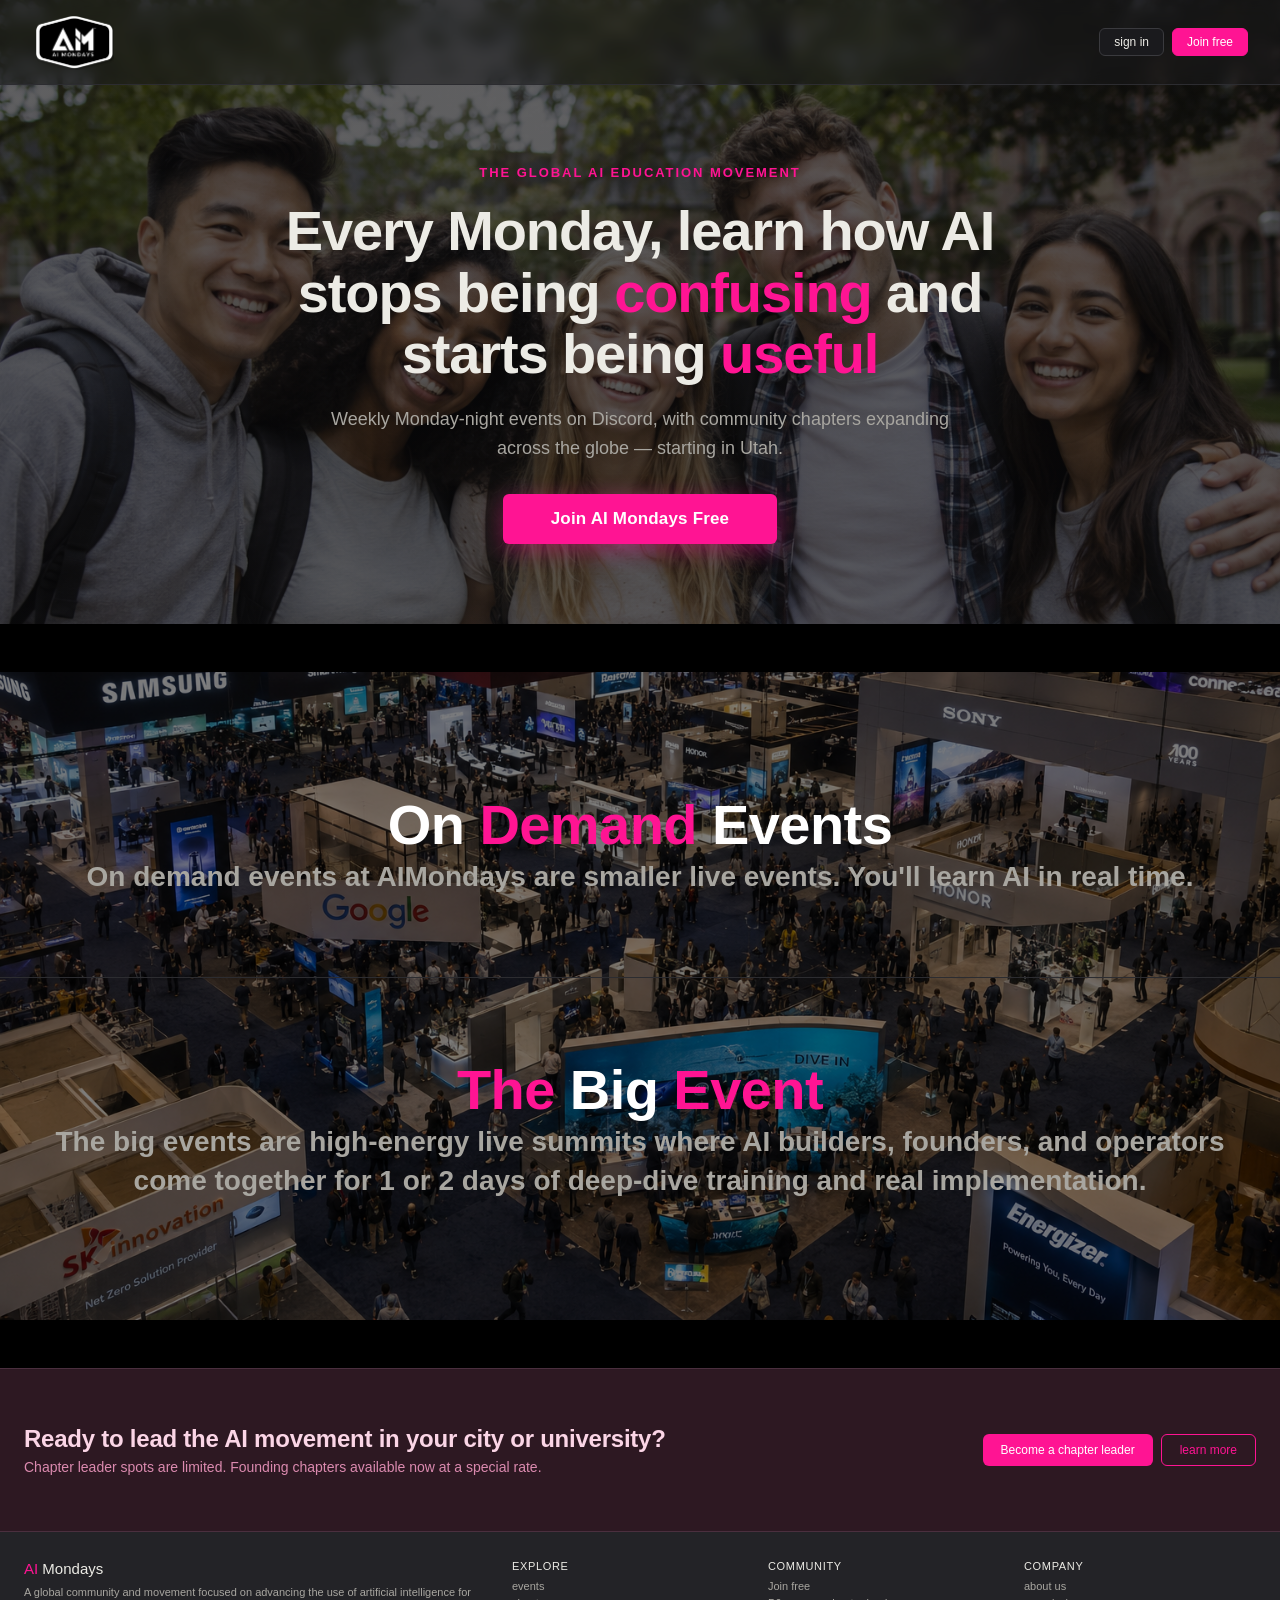
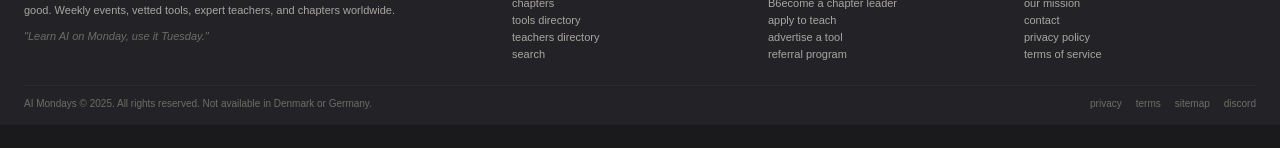
<file: index.html>
<!DOCTYPE html>
<html>
<head>
  <meta charset="utf-8">
  <meta http-equiv="refresh" content="0; url=ai_mondays_homepage_v2.html">
  <link rel="canonical" href="ai_mondays_homepage_v2.html">
</head>
<body></body>
</html>
</file>
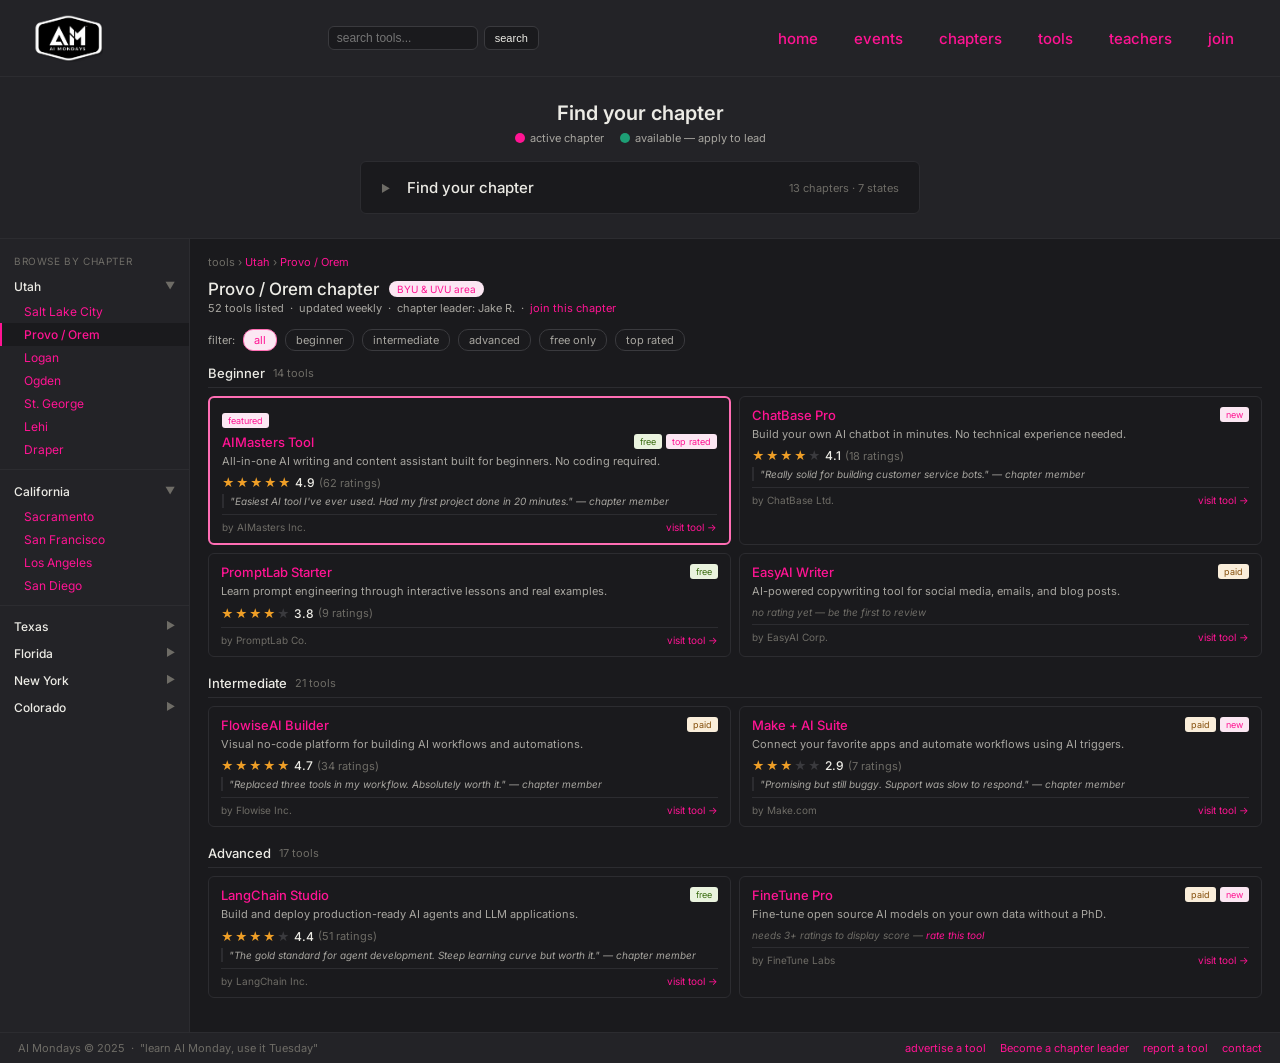
<file: ai_mondays_directory_v2.html>
<!doctype html>
<html lang="en">
<head>
<meta charset="utf-8">
<meta name="viewport" content="width=device-width,initial-scale=1">
<title>AI Mondays — Chapters &amp; Tools</title>
<link rel="stylesheet" href="tokens.css">
</head>
<body>
<h2 class="sr-only">AI Mondays tools directory — redesigned without map, with star ratings and community reviews on each tool listing</h2>

<style>
*{box-sizing:border-box;margin:0;padding:0;}
.page{background:var(--color-background-primary);overflow:hidden;font-family:var(--font-sans);}
.topbar{background:var(--color-background-secondary);border-bottom:0.5px solid var(--color-border-tertiary);padding:14px 32px;display:flex;align-items:center;justify-content:space-between;}
.logo{text-decoration:none;display:inline-flex;align-items:center;}
.logo-img{height:48px;width:auto;display:block;}
.topbar-right{display:flex;gap:8px;align-items:center;}
.topbar-right a{font-size:15px;font-weight:500;color:#FF1493;text-decoration:none;padding:8px 14px;}
.topbar-right a:hover{color:#FF6EB4;}
.search-wrap{display:flex;gap:6px;}
.search-wrap input{font-size:12px;padding:4px 8px;border:0.5px solid var(--color-border-secondary);border-radius:var(--border-radius-md);background:var(--color-background-primary);color:var(--color-text-primary);width:150px;}
.search-wrap button{font-size:11px;padding:4px 10px;border:0.5px solid var(--color-border-secondary);border-radius:var(--border-radius-md);background:var(--color-background-primary);color:var(--color-text-primary);cursor:pointer;}
.layout{display:grid;grid-template-columns:190px 1fr;}
.sidebar{border-right:0.5px solid var(--color-border-tertiary);padding:12px 0;background:var(--color-background-secondary);min-height:600px;}
.sid-label{font-size:10px;color:var(--color-text-tertiary);text-transform:uppercase;letter-spacing:.06em;padding:0 14px;margin-bottom:6px;margin-top:4px;}
.sid-state{font-size:12px;font-weight:500;color:var(--color-text-primary);padding:6px 14px;display:flex;justify-content:space-between;cursor:pointer;}
.sid-state .arr{font-size:10px;color:var(--color-text-tertiary);}
.sid-ch{font-size:12px;color:#FF1493;padding:4px 14px 4px 24px;display:block;text-decoration:none;cursor:pointer;}
.sid-ch:hover{background:var(--color-background-primary);}
.sid-ch.active{background:var(--color-background-primary);color:#FF1493;font-weight:500;border-left:2px solid #FF1493;padding-left:22px;}
.divider{height:0.5px;background:var(--color-border-tertiary);margin:8px 0;}
.main{padding:16px 18px;}
.breadcrumb{font-size:11px;color:var(--color-text-tertiary);margin-bottom:10px;}
.breadcrumb span{color:#FF1493;}
.chapter-header{display:flex;align-items:center;gap:10px;margin-bottom:2px;}
.chapter-title{font-size:17px;font-weight:500;color:var(--color-text-primary);}
.ch-badge{font-size:10px;padding:2px 8px;background:#FCE7F3;color:#FF1493;border-radius:10px;}
.ch-meta{font-size:11px;color:var(--color-text-secondary);margin-bottom:14px;}
.filter-bar{display:flex;gap:8px;margin-bottom:14px;flex-wrap:wrap;align-items:center;}
.filter-label{font-size:11px;color:var(--color-text-secondary);}
.filter-btn{font-size:11px;padding:3px 10px;border:0.5px solid var(--color-border-secondary);border-radius:10px;background:var(--color-background-primary);color:var(--color-text-secondary);cursor:pointer;}
.filter-btn.active{background:#FCE7F3;color:#FF1493;border-color:#FF6EB4;}
.cat-section{margin-bottom:18px;}
.cat-header{display:flex;align-items:center;gap:8px;margin-bottom:8px;padding-bottom:6px;border-bottom:0.5px solid var(--color-border-tertiary);}
.cat-name{font-size:13px;font-weight:500;color:var(--color-text-primary);}
.cat-count{font-size:11px;color:var(--color-text-tertiary);}
.tools-grid{display:grid;grid-template-columns:1fr 1fr;gap:8px;}
.tool-card{background:var(--color-background-primary);border:0.5px solid var(--color-border-tertiary);border-radius:var(--border-radius-md);padding:10px 12px;}
.tool-card:hover{border-color:var(--color-border-secondary);}
.tool-top{display:flex;justify-content:space-between;align-items:flex-start;margin-bottom:4px;}
.tool-name{font-size:13px;font-weight:500;color:#FF1493;cursor:pointer;text-decoration:none;}
.tool-name:hover{text-decoration:underline;}
.tool-tags{display:flex;gap:4px;}
.tag{font-size:9px;padding:2px 6px;border-radius:3px;}
.tag-free{background:#EAF3DE;color:#3B6D11;}
.tag-paid{background:#FAEEDA;color:#854F0B;}
.tag-new{background:#FCE7F3;color:#FF1493;}
.tag-top{background:#FCE7F3;color:#FF1493;}
.tool-desc{font-size:11px;color:var(--color-text-secondary);margin-bottom:6px;line-height:1.4;}
.stars{display:flex;align-items:center;gap:4px;}
.star-row{display:flex;gap:1px;}
.star{font-size:12px;color:#EF9F27;}
.star.empty{color:var(--color-border-secondary);}
.rating-num{font-size:12px;font-weight:500;color:var(--color-text-primary);}
.rating-count{font-size:11px;color:var(--color-text-tertiary);}
.no-rating{font-size:10px;color:var(--color-text-tertiary);font-style:italic;}
.tool-bottom{display:flex;justify-content:space-between;align-items:center;margin-top:6px;padding-top:6px;border-top:0.5px solid var(--color-border-tertiary);}
.tool-company{font-size:10px;color:var(--color-text-tertiary);}
.tool-action{font-size:10px;color:#FF1493;cursor:pointer;text-decoration:none;}
.review-snippet{font-size:10px;color:var(--color-text-secondary);margin-top:4px;font-style:italic;line-height:1.4;border-left:2px solid var(--color-border-tertiary);padding-left:6px;}
.featured-card{border:2px solid #FF6EB4;background:var(--color-background-primary);}
.featured-label{font-size:9px;padding:2px 6px;background:#FCE7F3;color:#FF1493;border-radius:3px;margin-bottom:6px;display:inline-block;}
.footbar{border-top:0.5px solid var(--color-border-tertiary);padding:8px 18px;display:flex;justify-content:space-between;align-items:center;background:var(--color-background-secondary);}
.footbar span{font-size:11px;color:var(--color-text-tertiary);}
.footbar-links{display:flex;gap:14px;}
.footbar-links a{font-size:11px;color:#FF1493;text-decoration:none;}

/* Find your chapter picker */
.find-chapter-band{background:var(--color-background-secondary);border-bottom:0.5px solid var(--color-border-tertiary);padding:24px 32px;}
.find-chapter-head{text-align:center;margin-bottom:16px;}
.find-chapter-title{font-size:20px;font-weight:600;color:var(--color-text-primary);margin-bottom:6px;}
.find-chapter-legend{display:flex;gap:16px;align-items:center;justify-content:center;}
.legend-item{display:flex;align-items:center;gap:5px;font-size:11px;color:var(--color-text-secondary);}
.legend-dot{width:10px;height:10px;border-radius:50%;}
.dot-purple{background:#FF1493;}
.dot-green{background:#1D9E75;}
.chapter-picker{max-width:560px;margin:0 auto;}
.chapter-picker-trigger{display:flex;align-items:center;gap:14px;width:100%;padding:16px 20px;background:var(--color-background-primary);border:0.5px solid var(--color-border-tertiary);border-radius:var(--border-radius-md);color:var(--color-text-primary);cursor:pointer;font:inherit;font-size:15px;font-weight:500;text-align:left;}
.chapter-picker-trigger:hover{background:rgba(0,0,0,0.02);border-color:var(--color-border-secondary);}
.chapter-picker-trigger[aria-expanded="true"]{border-bottom-color:transparent;border-bottom-left-radius:0;border-bottom-right-radius:0;}
.chapter-picker-trigger[aria-expanded="true"] .chapter-picker-arrow{transform:rotate(90deg);}
.chapter-picker-arrow{font-size:10px;color:var(--color-text-tertiary);transition:transform 0.15s ease;width:12px;display:inline-block;flex-shrink:0;}
.chapter-picker-title{flex:1;}
.chapter-picker-meta{font-size:11px;color:var(--color-text-tertiary);font-weight:400;}
.chapter-dropdown{border:0.5px solid var(--color-border-tertiary);border-radius:var(--border-radius-md);overflow:hidden;background:var(--color-background-primary);}
.chapter-dropdown[hidden]{display:none;}
.chapter-picker .chapter-dropdown{border-top:none;border-top-left-radius:0;border-top-right-radius:0;}
.state-header{display:flex;align-items:center;gap:12px;width:100%;padding:13px 18px;background:transparent;border:none;border-top:0.5px solid var(--color-border-tertiary);color:var(--color-text-primary);cursor:pointer;font:inherit;font-size:14px;font-weight:500;text-align:left;}
.state-header:first-child{border-top:none;}
.state-header:hover{background:rgba(0,0,0,0.02);}
.state-arrow{font-size:9px;color:var(--color-text-tertiary);transition:transform 0.15s ease;width:10px;display:inline-block;}
.state-header[aria-expanded="true"] .state-arrow{transform:rotate(90deg);}
.state-name{flex:1;}
.state-meta{font-size:11px;color:var(--color-text-tertiary);font-weight:400;}
.state-cities{background:rgba(0,0,0,0.03);border-top:0.5px solid var(--color-border-tertiary);padding:4px 0 8px;}
.state-cities[hidden]{display:none;}
.city-item{display:flex;align-items:center;gap:10px;width:100%;padding:8px 18px 8px 42px;background:transparent;border:none;color:var(--color-text-primary);cursor:pointer;font:inherit;font-size:13px;text-align:left;}
.city-item:hover{background:rgba(0,0,0,0.04);}
.city-dot{width:7px;height:7px;border-radius:50%;flex-shrink:0;}
.city-active .city-dot{background:#FF6EB4;box-shadow:0 0 0 3px rgba(255,110,180,0.3);}
.city-available .city-dot{background:#1D9E75;box-shadow:0 0 0 3px rgba(29,158,117,0.15);}
.city-label{flex:1;}
.city-status{font-size:10px;color:var(--color-text-tertiary);text-transform:uppercase;letter-spacing:.05em;}
.city-active .city-status{color:#FF6EB4;}
.city-available .city-status{color:#1D9E75;}

/* signup / lead modals */
.signup-modal{position:fixed;inset:0;z-index:100;display:flex;align-items:center;justify-content:center;padding:24px;}
.signup-modal[hidden]{display:none;}
.signup-backdrop{position:absolute;inset:0;background:rgba(20,20,18,0.45);}
.signup-dialog{position:relative;background:var(--color-background-primary);border:0.5px solid var(--color-border-tertiary);border-radius:var(--border-radius-lg);padding:28px 28px 24px;width:100%;max-width:380px;box-shadow:0 12px 40px rgba(0,0,0,0.18);}
.signup-close{position:absolute;top:10px;right:12px;width:28px;height:28px;background:transparent;border:none;color:var(--color-text-tertiary);font-size:22px;line-height:1;cursor:pointer;}
.signup-close:hover{color:var(--color-text-primary);}
.signup-eyebrow{font-size:10px;color:#FF1493;text-transform:uppercase;letter-spacing:.08em;margin-bottom:6px;font-weight:500;}
.signup-title{font-size:18px;font-weight:500;color:var(--color-text-primary);margin-bottom:6px;}
.signup-sub{font-size:12px;color:var(--color-text-secondary);margin-bottom:18px;line-height:1.5;}
.signup-form[hidden]{display:none;}
.signup-form{display:flex;flex-direction:column;gap:12px;}
.signup-field{display:flex;flex-direction:column;gap:4px;}
.signup-field span{font-size:11px;color:var(--color-text-secondary);}
.signup-field input,.signup-field select{font:inherit;font-size:13px;padding:8px 10px;border:0.5px solid var(--color-border-secondary);border-radius:var(--border-radius-md);background:var(--color-background-primary);color:var(--color-text-primary);}
.signup-field input:focus,.signup-field select:focus{outline:none;border-color:#FF1493;box-shadow:0 0 0 3px rgba(255,20,147,0.25);}
.signup-submit{margin-top:6px;font-size:13px;padding:9px 16px;border:none;border-radius:var(--border-radius-md);background:#FF1493;color:white;cursor:pointer;font-weight:500;}
.signup-submit:hover{background:#FF6EB4;}
.signup-success[hidden]{display:none;}
.signup-success{text-align:center;padding:12px 0;}
.signup-success-mark{font-size:32px;color:#1D9E75;margin-bottom:8px;line-height:1;}
.signup-success-title{font-size:16px;font-weight:500;color:var(--color-text-primary);margin-bottom:4px;}
.signup-success-msg{font-size:12px;color:var(--color-text-secondary);line-height:1.5;}
.signup-success-chapter{color:var(--color-text-primary);font-weight:500;}
.signup-dialog-wide{max-width:480px;}
.signup-row{display:flex;gap:12px;}
.signup-row .signup-field{flex:1;}
.signup-actions{display:flex;gap:10px;align-items:stretch;margin-top:6px;}
.signup-actions .signup-submit{flex:1;margin-top:0;}
.signup-discord{font-size:12px;padding:9px 14px;border:0.5px solid var(--color-border-secondary);border-radius:var(--border-radius-md);background:var(--color-background-primary);color:#5865F2;cursor:pointer;font-weight:500;text-decoration:none;display:inline-flex;align-items:center;gap:6px;white-space:nowrap;}
.signup-discord:hover{border-color:#5865F2;background:#F2F3FE;}
.signup-field textarea{font:inherit;font-size:13px;padding:8px 10px;border:0.5px solid var(--color-border-secondary);border-radius:var(--border-radius-md);background:var(--color-background-primary);color:var(--color-text-primary);resize:vertical;min-height:64px;}
.signup-field textarea:focus{outline:none;border-color:#FF1493;box-shadow:0 0 0 3px rgba(255,20,147,0.25);}
</style>

<div class="page">
  <div class="topbar">
    <a class="logo" href="ai_mondays_homepage_v2.html"><img class="logo-img" src="ai-mondays-7538112.webp" alt="AI Mondays"></a>
    <div class="search-wrap">
      <input type="text" placeholder="search tools..." />
      <button>search</button>
    </div>
    <div class="topbar-right">
      <a href="ai_mondays_homepage_v2.html">home</a>
      <a href="#">events</a>
      <a href="ai_mondays_directory_v2.html">chapters</a>
      <a href="ai_mondays_tools_directory.html">tools</a>
      <a href="ai_mondays_teachers_directory.html">teachers</a>
      <a href="#">join</a>
    </div>
  </div>

  <div class="find-chapter-band">
    <div class="find-chapter-head">
      <div class="find-chapter-title">Find your chapter</div>
      <div class="find-chapter-legend">
        <div class="legend-item"><div class="legend-dot dot-purple"></div>active chapter</div>
        <div class="legend-item"><div class="legend-dot dot-green"></div>available — apply to lead</div>
      </div>
    </div>
    <div class="chapter-picker">
      <button class="chapter-picker-trigger" type="button" aria-expanded="false">
        <span class="chapter-picker-arrow" aria-hidden="true">▶</span>
        <span class="chapter-picker-title">Find your chapter</span>
        <span class="chapter-picker-meta">13 chapters &middot; 7 states</span>
      </button>
      <div class="chapter-dropdown" hidden>
        <button class="state-header" type="button" aria-expanded="false">
          <span class="state-arrow" aria-hidden="true">▶</span>
          <span class="state-name">Utah</span>
          <span class="state-meta">6 chapters &middot; 5 active &middot; 1 needs a leader</span>
        </button>
        <div class="state-cities" hidden>
          <button class="city-item city-active" type="button" data-chapter="Salt Lake City" data-type="join"><span class="city-dot"></span><span class="city-label">Salt Lake City</span><span class="city-status">active</span></button>
          <button class="city-item city-active" type="button" data-chapter="Provo" data-type="join"><span class="city-dot"></span><span class="city-label">Provo</span><span class="city-status">active</span></button>
          <button class="city-item city-active" type="button" data-chapter="Orem" data-type="join"><span class="city-dot"></span><span class="city-label">Orem</span><span class="city-status">active</span></button>
          <button class="city-item city-active" type="button" data-chapter="Logan" data-type="join"><span class="city-dot"></span><span class="city-label">Logan</span><span class="city-status">active</span></button>
          <button class="city-item city-active" type="button" data-chapter="Ogden" data-type="join"><span class="city-dot"></span><span class="city-label">Ogden</span><span class="city-status">active</span></button>
          <button class="city-item city-available" type="button" data-chapter="St. George" data-type="lead"><span class="city-dot"></span><span class="city-label">St. George</span><span class="city-status">apply to lead</span></button>
        </div>

        <button class="state-header" type="button" aria-expanded="false">
          <span class="state-arrow" aria-hidden="true">▶</span>
          <span class="state-name">California</span>
          <span class="state-meta">2 chapters &middot; looking for leaders</span>
        </button>
        <div class="state-cities" hidden>
          <button class="city-item city-available" type="button" data-chapter="San Francisco" data-type="lead"><span class="city-dot"></span><span class="city-label">San Francisco</span><span class="city-status">apply to lead</span></button>
          <button class="city-item city-available" type="button" data-chapter="Los Angeles" data-type="lead"><span class="city-dot"></span><span class="city-label">Los Angeles</span><span class="city-status">apply to lead</span></button>
        </div>

        <button class="state-header" type="button" aria-expanded="false">
          <span class="state-arrow" aria-hidden="true">▶</span>
          <span class="state-name">Colorado</span>
          <span class="state-meta">1 chapter &middot; looking for a leader</span>
        </button>
        <div class="state-cities" hidden>
          <button class="city-item city-available" type="button" data-chapter="Denver" data-type="lead"><span class="city-dot"></span><span class="city-label">Denver</span><span class="city-status">apply to lead</span></button>
        </div>

        <button class="state-header" type="button" aria-expanded="false">
          <span class="state-arrow" aria-hidden="true">▶</span>
          <span class="state-name">Texas</span>
          <span class="state-meta">1 chapter &middot; looking for a leader</span>
        </button>
        <div class="state-cities" hidden>
          <button class="city-item city-available" type="button" data-chapter="Austin" data-type="lead"><span class="city-dot"></span><span class="city-label">Austin</span><span class="city-status">apply to lead</span></button>
        </div>

        <button class="state-header" type="button" aria-expanded="false">
          <span class="state-arrow" aria-hidden="true">▶</span>
          <span class="state-name">New York</span>
          <span class="state-meta">1 chapter &middot; looking for a leader</span>
        </button>
        <div class="state-cities" hidden>
          <button class="city-item city-available" type="button" data-chapter="New York City" data-type="lead"><span class="city-dot"></span><span class="city-label">New York City</span><span class="city-status">apply to lead</span></button>
        </div>

        <button class="state-header" type="button" aria-expanded="false">
          <span class="state-arrow" aria-hidden="true">▶</span>
          <span class="state-name">Georgia</span>
          <span class="state-meta">1 chapter &middot; looking for a leader</span>
        </button>
        <div class="state-cities" hidden>
          <button class="city-item city-available" type="button" data-chapter="Atlanta" data-type="lead"><span class="city-dot"></span><span class="city-label">Atlanta</span><span class="city-status">apply to lead</span></button>
        </div>

        <button class="state-header" type="button" aria-expanded="false">
          <span class="state-arrow" aria-hidden="true">▶</span>
          <span class="state-name">Florida</span>
          <span class="state-meta">1 chapter &middot; looking for a leader</span>
        </button>
        <div class="state-cities" hidden>
          <button class="city-item city-available" type="button" data-chapter="Miami" data-type="lead"><span class="city-dot"></span><span class="city-label">Miami</span><span class="city-status">apply to lead</span></button>
        </div>
      </div>
    </div>
  </div>

  <div class="layout">
    <div class="sidebar">
      <div class="sid-label">browse by chapter</div>
      <div class="sid-state">Utah <span class="arr">▼</span></div>
      <a class="sid-ch" href="#">Salt Lake City</a>
      <a class="sid-ch active" href="#">Provo / Orem</a>
      <a class="sid-ch" href="#">Logan</a>
      <a class="sid-ch" href="#">Ogden</a>
      <a class="sid-ch" href="#">St. George</a>
      <a class="sid-ch" href="#">Lehi</a>
      <a class="sid-ch" href="#">Draper</a>
      <div class="divider"></div>
      <div class="sid-state">California <span class="arr">▼</span></div>
      <a class="sid-ch" href="#">Sacramento</a>
      <a class="sid-ch" href="#">San Francisco</a>
      <a class="sid-ch" href="#">Los Angeles</a>
      <a class="sid-ch" href="#">San Diego</a>
      <div class="divider"></div>
      <div class="sid-state">Texas <span class="arr">▶</span></div>
      <div class="sid-state">Florida <span class="arr">▶</span></div>
      <div class="sid-state">New York <span class="arr">▶</span></div>
      <div class="sid-state">Colorado <span class="arr">▶</span></div>
    </div>

    <div class="main">
      <div class="breadcrumb">tools &rsaquo; <span>Utah</span> &rsaquo; <span>Provo / Orem</span></div>
      <div class="chapter-header">
        <div class="chapter-title">Provo / Orem chapter</div>
        <div class="ch-badge">BYU &amp; UVU area</div>
      </div>
      <div class="ch-meta">52 tools listed &nbsp;&middot;&nbsp; updated weekly &nbsp;&middot;&nbsp; chapter leader: Jake R. &nbsp;&middot;&nbsp; <span style="color:#FF1493;cursor:pointer;">join this chapter</span></div>

      <div class="filter-bar">
        <span class="filter-label">filter:</span>
        <span class="filter-btn active">all</span>
        <span class="filter-btn">beginner</span>
        <span class="filter-btn">intermediate</span>
        <span class="filter-btn">advanced</span>
        <span class="filter-btn">free only</span>
        <span class="filter-btn">top rated</span>
      </div>

      <div class="cat-section">
        <div class="cat-header">
          <div class="cat-name">Beginner</div>
          <div class="cat-count">14 tools</div>
        </div>
        <div class="tools-grid">

          <div class="tool-card featured-card">
            <div class="featured-label">featured</div>
            <div class="tool-top">
              <a class="tool-name" href="#">AIMasters Tool</a>
              <div class="tool-tags"><span class="tag tag-free">free</span><span class="tag tag-top">top rated</span></div>
            </div>
            <div class="tool-desc">All-in-one AI writing and content assistant built for beginners. No coding required.</div>
            <div class="stars">
              <div class="star-row">
                <span class="star">★</span><span class="star">★</span><span class="star">★</span><span class="star">★</span><span class="star">★</span>
              </div>
              <span class="rating-num">4.9</span>
              <span class="rating-count">(62 ratings)</span>
            </div>
            <div class="review-snippet">"Easiest AI tool I've ever used. Had my first project done in 20 minutes." — chapter member</div>
            <div class="tool-bottom">
              <span class="tool-company">by AIMasters Inc.</span>
              <a class="tool-action" href="#">visit tool &rarr;</a>
            </div>
          </div>

          <div class="tool-card">
            <div class="tool-top">
              <a class="tool-name" href="#">ChatBase Pro</a>
              <div class="tool-tags"><span class="tag tag-new">new</span></div>
            </div>
            <div class="tool-desc">Build your own AI chatbot in minutes. No technical experience needed.</div>
            <div class="stars">
              <div class="star-row">
                <span class="star">★</span><span class="star">★</span><span class="star">★</span><span class="star">★</span><span class="star empty">★</span>
              </div>
              <span class="rating-num">4.1</span>
              <span class="rating-count">(18 ratings)</span>
            </div>
            <div class="review-snippet">"Really solid for building customer service bots." — chapter member</div>
            <div class="tool-bottom">
              <span class="tool-company">by ChatBase Ltd.</span>
              <a class="tool-action" href="#">visit tool &rarr;</a>
            </div>
          </div>

          <div class="tool-card">
            <div class="tool-top">
              <a class="tool-name" href="#">PromptLab Starter</a>
              <div class="tool-tags"><span class="tag tag-free">free</span></div>
            </div>
            <div class="tool-desc">Learn prompt engineering through interactive lessons and real examples.</div>
            <div class="stars">
              <div class="star-row">
                <span class="star">★</span><span class="star">★</span><span class="star">★</span><span class="star">★</span><span class="star empty">★</span>
              </div>
              <span class="rating-num">3.8</span>
              <span class="rating-count">(9 ratings)</span>
            </div>
            <div class="tool-bottom">
              <span class="tool-company">by PromptLab Co.</span>
              <a class="tool-action" href="#">visit tool &rarr;</a>
            </div>
          </div>

          <div class="tool-card">
            <div class="tool-top">
              <a class="tool-name" href="#">EasyAI Writer</a>
              <div class="tool-tags"><span class="tag tag-paid">paid</span></div>
            </div>
            <div class="tool-desc">AI-powered copywriting tool for social media, emails, and blog posts.</div>
            <div class="no-rating">no rating yet — be the first to review</div>
            <div class="tool-bottom">
              <span class="tool-company">by EasyAI Corp.</span>
              <a class="tool-action" href="#">visit tool &rarr;</a>
            </div>
          </div>

        </div>
      </div>

      <div class="cat-section">
        <div class="cat-header">
          <div class="cat-name">Intermediate</div>
          <div class="cat-count">21 tools</div>
        </div>
        <div class="tools-grid">

          <div class="tool-card">
            <div class="tool-top">
              <a class="tool-name" href="#">FlowiseAI Builder</a>
              <div class="tool-tags"><span class="tag tag-paid">paid</span></div>
            </div>
            <div class="tool-desc">Visual no-code platform for building AI workflows and automations.</div>
            <div class="stars">
              <div class="star-row">
                <span class="star">★</span><span class="star">★</span><span class="star">★</span><span class="star">★</span><span class="star">★</span>
              </div>
              <span class="rating-num">4.7</span>
              <span class="rating-count">(34 ratings)</span>
            </div>
            <div class="review-snippet">"Replaced three tools in my workflow. Absolutely worth it." — chapter member</div>
            <div class="tool-bottom">
              <span class="tool-company">by Flowise Inc.</span>
              <a class="tool-action" href="#">visit tool &rarr;</a>
            </div>
          </div>

          <div class="tool-card">
            <div class="tool-top">
              <a class="tool-name" href="#">Make + AI Suite</a>
              <div class="tool-tags"><span class="tag tag-paid">paid</span><span class="tag tag-new">new</span></div>
            </div>
            <div class="tool-desc">Connect your favorite apps and automate workflows using AI triggers.</div>
            <div class="stars">
              <div class="star-row">
                <span class="star">★</span><span class="star">★</span><span class="star">★</span><span class="star empty">★</span><span class="star empty">★</span>
              </div>
              <span class="rating-num">2.9</span>
              <span class="rating-count">(7 ratings)</span>
            </div>
            <div class="review-snippet">"Promising but still buggy. Support was slow to respond." — chapter member</div>
            <div class="tool-bottom">
              <span class="tool-company">by Make.com</span>
              <a class="tool-action" href="#">visit tool &rarr;</a>
            </div>
          </div>

        </div>
      </div>

      <div class="cat-section">
        <div class="cat-header">
          <div class="cat-name">Advanced</div>
          <div class="cat-count">17 tools</div>
        </div>
        <div class="tools-grid">

          <div class="tool-card">
            <div class="tool-top">
              <a class="tool-name" href="#">LangChain Studio</a>
              <div class="tool-tags"><span class="tag tag-free">free</span></div>
            </div>
            <div class="tool-desc">Build and deploy production-ready AI agents and LLM applications.</div>
            <div class="stars">
              <div class="star-row">
                <span class="star">★</span><span class="star">★</span><span class="star">★</span><span class="star">★</span><span class="star empty">★</span>
              </div>
              <span class="rating-num">4.4</span>
              <span class="rating-count">(51 ratings)</span>
            </div>
            <div class="review-snippet">"The gold standard for agent development. Steep learning curve but worth it." — chapter member</div>
            <div class="tool-bottom">
              <span class="tool-company">by LangChain Inc.</span>
              <a class="tool-action" href="#">visit tool &rarr;</a>
            </div>
          </div>

          <div class="tool-card">
            <div class="tool-top">
              <a class="tool-name" href="#">FineTune Pro</a>
              <div class="tool-tags"><span class="tag tag-paid">paid</span><span class="tag tag-new">new</span></div>
            </div>
            <div class="tool-desc">Fine-tune open source AI models on your own data without a PhD.</div>
            <div class="no-rating">needs 3+ ratings to display score — <span style="color:#FF1493;cursor:pointer;">rate this tool</span></div>
            <div class="tool-bottom">
              <span class="tool-company">by FineTune Labs</span>
              <a class="tool-action" href="#">visit tool &rarr;</a>
            </div>
          </div>

        </div>
      </div>

    </div>
  </div>

  <div class="footbar">
    <span>AI Mondays &copy; 2025 &nbsp;&middot;&nbsp; "learn AI Monday, use it Tuesday"</span>
    <div class="footbar-links">
      <a href="#">advertise a tool</a>
      <a href="#">Become a chapter leader</a>
      <a href="#">report a tool</a>
      <a href="#">contact</a>
    </div>
  </div>
</div>

<div id="join-modal" class="signup-modal" hidden>
  <div class="signup-backdrop" data-close></div>
  <div class="signup-dialog" role="dialog" aria-modal="true">
    <button class="signup-close" type="button" data-close aria-label="close">&times;</button>
    <div class="signup-eyebrow">Join an active chapter</div>
    <h3 class="signup-title" data-chapter-name>— chapter —</h3>
    <p class="signup-sub">Free to join. You'll get the weekly Monday-night event invite and access to the chapter Discord.</p>
    <form class="signup-form">
      <label class="signup-field"><span>Name</span><input type="text" name="name" required autocomplete="name"></label>
      <label class="signup-field"><span>Company Name</span><input type="text" name="company" autocomplete="organization"></label>
      <label class="signup-field"><span>Email</span><input type="email" name="email" required autocomplete="email"></label>
      <label class="signup-field"><span>Phone Number</span><input type="tel" name="phone" required autocomplete="tel"></label>
      <label class="signup-field"><span>Your Experience</span>
        <select name="level">
          <option value="new">new to AI</option>
          <option value="casual">I use AI casually</option>
          <option value="builder">I build with AI</option>
        </select>
      </label>
      <div class="signup-actions">
        <button class="signup-submit" type="submit">Join Chapter</button>
      </div>
    </form>
    <div class="signup-success" hidden>
      <div class="signup-success-mark">&#10003;</div>
      <div class="signup-success-title">you're in!</div>
      <div class="signup-success-msg">Look for an email from the <span class="signup-success-chapter" data-chapter-name>—</span> chapter leader within a few days.</div>
    </div>
  </div>
</div>

<div id="lead-modal" class="signup-modal" hidden>
  <div class="signup-backdrop" data-close></div>
  <div class="signup-dialog signup-dialog-wide" role="dialog" aria-modal="true">
    <button class="signup-close" type="button" data-close aria-label="close">&times;</button>
    <div class="signup-eyebrow">apply to lead a chapter</div>
    <h3 class="signup-title" data-chapter-name>— chapter —</h3>
    <p class="signup-sub">This chapter doesn't have a leader yet. Founding chapter leaders get a stipend, training, and a built-in community ready to learn every Monday.</p>
    <form class="signup-form">
      <div class="signup-row">
        <label class="signup-field"><span>first name</span><input type="text" name="first" required autocomplete="given-name"></label>
        <label class="signup-field"><span>last name</span><input type="text" name="last" required autocomplete="family-name"></label>
      </div>
      <label class="signup-field"><span>email</span><input type="email" name="email" required autocomplete="email"></label>
      <label class="signup-field"><span>phone</span><input type="tel" name="phone" autocomplete="tel" placeholder="optional"></label>
      <label class="signup-field"><span>current role / occupation</span><input type="text" name="role" required></label>
      <div class="signup-row">
        <label class="signup-field"><span>AI experience</span>
          <select name="ai_exp">
            <option value="hobby">hobbyist / self-taught</option>
            <option value="practitioner">I use AI at work</option>
            <option value="builder">I build with AI</option>
            <option value="researcher">researcher / engineer</option>
          </select>
        </label>
        <label class="signup-field"><span>weekly hours you can commit</span>
          <select name="commit">
            <option value="2-4">2&ndash;4 hours</option>
            <option value="5-8">5&ndash;8 hours</option>
            <option value="9+">9+ hours</option>
          </select>
        </label>
      </div>
      <label class="signup-field"><span>have you organized community events before?</span>
        <select name="organized">
          <option value="yes-many">yes, many</option>
          <option value="yes-some">yes, a few</option>
          <option value="no">no, but I want to learn</option>
        </select>
      </label>
      <label class="signup-field"><span>why do you want to lead this chapter?</span>
        <textarea name="why" rows="3" required></textarea>
      </label>
      <label class="signup-field"><span>LinkedIn URL</span><input type="url" name="linkedin" placeholder="optional"></label>
      <button class="signup-submit" type="submit">submit application</button>
    </form>
    <div class="signup-success" hidden>
      <div class="signup-success-mark">&#10003;</div>
      <div class="signup-success-title">application received</div>
      <div class="signup-success-msg">Thanks for applying to lead the <span class="signup-success-chapter" data-chapter-name>—</span> chapter. We'll review and reply within 5 business days.</div>
    </div>
  </div>
</div>

<script>
(function () {
  var joinModal = document.getElementById('join-modal');
  var leadModal = document.getElementById('lead-modal');

  function openModal(modal, chapterName) {
    var nameSlots = modal.querySelectorAll('[data-chapter-name]');
    for (var i = 0; i < nameSlots.length; i++) nameSlots[i].textContent = chapterName;
    var form = modal.querySelector('.signup-form');
    var success = modal.querySelector('.signup-success');
    form.reset();
    form.hidden = false;
    success.hidden = true;
    modal.hidden = false;
    setTimeout(function () {
      var first = form.querySelector('input, textarea, select');
      if (first) first.focus();
    }, 50);
  }
  function wireModal(modal) {
    modal.addEventListener('click', function (e) {
      if (e.target.hasAttribute && e.target.hasAttribute('data-close')) modal.hidden = true;
    });
    modal.querySelector('.signup-form').addEventListener('submit', function (e) {
      e.preventDefault();
      e.currentTarget.hidden = true;
      modal.querySelector('.signup-success').hidden = false;
    });
  }
  wireModal(joinModal);
  wireModal(leadModal);
  document.addEventListener('keydown', function (e) {
    if (e.key !== 'Escape') return;
    if (!joinModal.hidden) joinModal.hidden = true;
    if (!leadModal.hidden) leadModal.hidden = true;
  });

  var pickerTrigger = document.querySelector('.chapter-picker-trigger');
  function togglePicker(forceOpen) {
    if (!pickerTrigger) return;
    var expanded = pickerTrigger.getAttribute('aria-expanded') === 'true';
    var nextExpanded = forceOpen === true ? true : !expanded;
    pickerTrigger.setAttribute('aria-expanded', String(nextExpanded));
    var dropdown = pickerTrigger.nextElementSibling;
    if (dropdown) dropdown.hidden = !nextExpanded;
  }
  if (pickerTrigger) {
    pickerTrigger.addEventListener('click', function () { togglePicker(); });
  }

  function expandState(header, open) {
    header.setAttribute('aria-expanded', String(open));
    var cities = header.nextElementSibling;
    if (cities && cities.classList.contains('state-cities')) cities.hidden = !open;
  }
  Array.prototype.forEach.call(document.querySelectorAll('.state-header'), function (header) {
    header.addEventListener('click', function () {
      var expanded = header.getAttribute('aria-expanded') === 'true';
      expandState(header, !expanded);
    });
  });
  Array.prototype.forEach.call(document.querySelectorAll('.city-item'), function (btn) {
    btn.addEventListener('click', function () {
      var chapter = btn.getAttribute('data-chapter');
      var type = btn.getAttribute('data-type');
      openModal(type === 'join' ? joinModal : leadModal, chapter);
    });
  });

  // Auto-open the picker, expand the state, and pop the modal when arriving
  // from a "Join A Chapter" link, e.g. ?join=Provo
  var params = new URLSearchParams(window.location.search);
  var joinCity = params.get('join');
  if (joinCity) {
    togglePicker(true);
    var cityBtn = document.querySelector('.city-item[data-chapter="' + joinCity + '"]');
    if (cityBtn) {
      var citiesWrap = cityBtn.closest('.state-cities');
      if (citiesWrap) expandState(citiesWrap.previousElementSibling, true);
      var type = cityBtn.getAttribute('data-type');
      openModal(type === 'join' ? joinModal : leadModal, joinCity);
    }
  }
})();
</script>
</body>
</html>
</file>
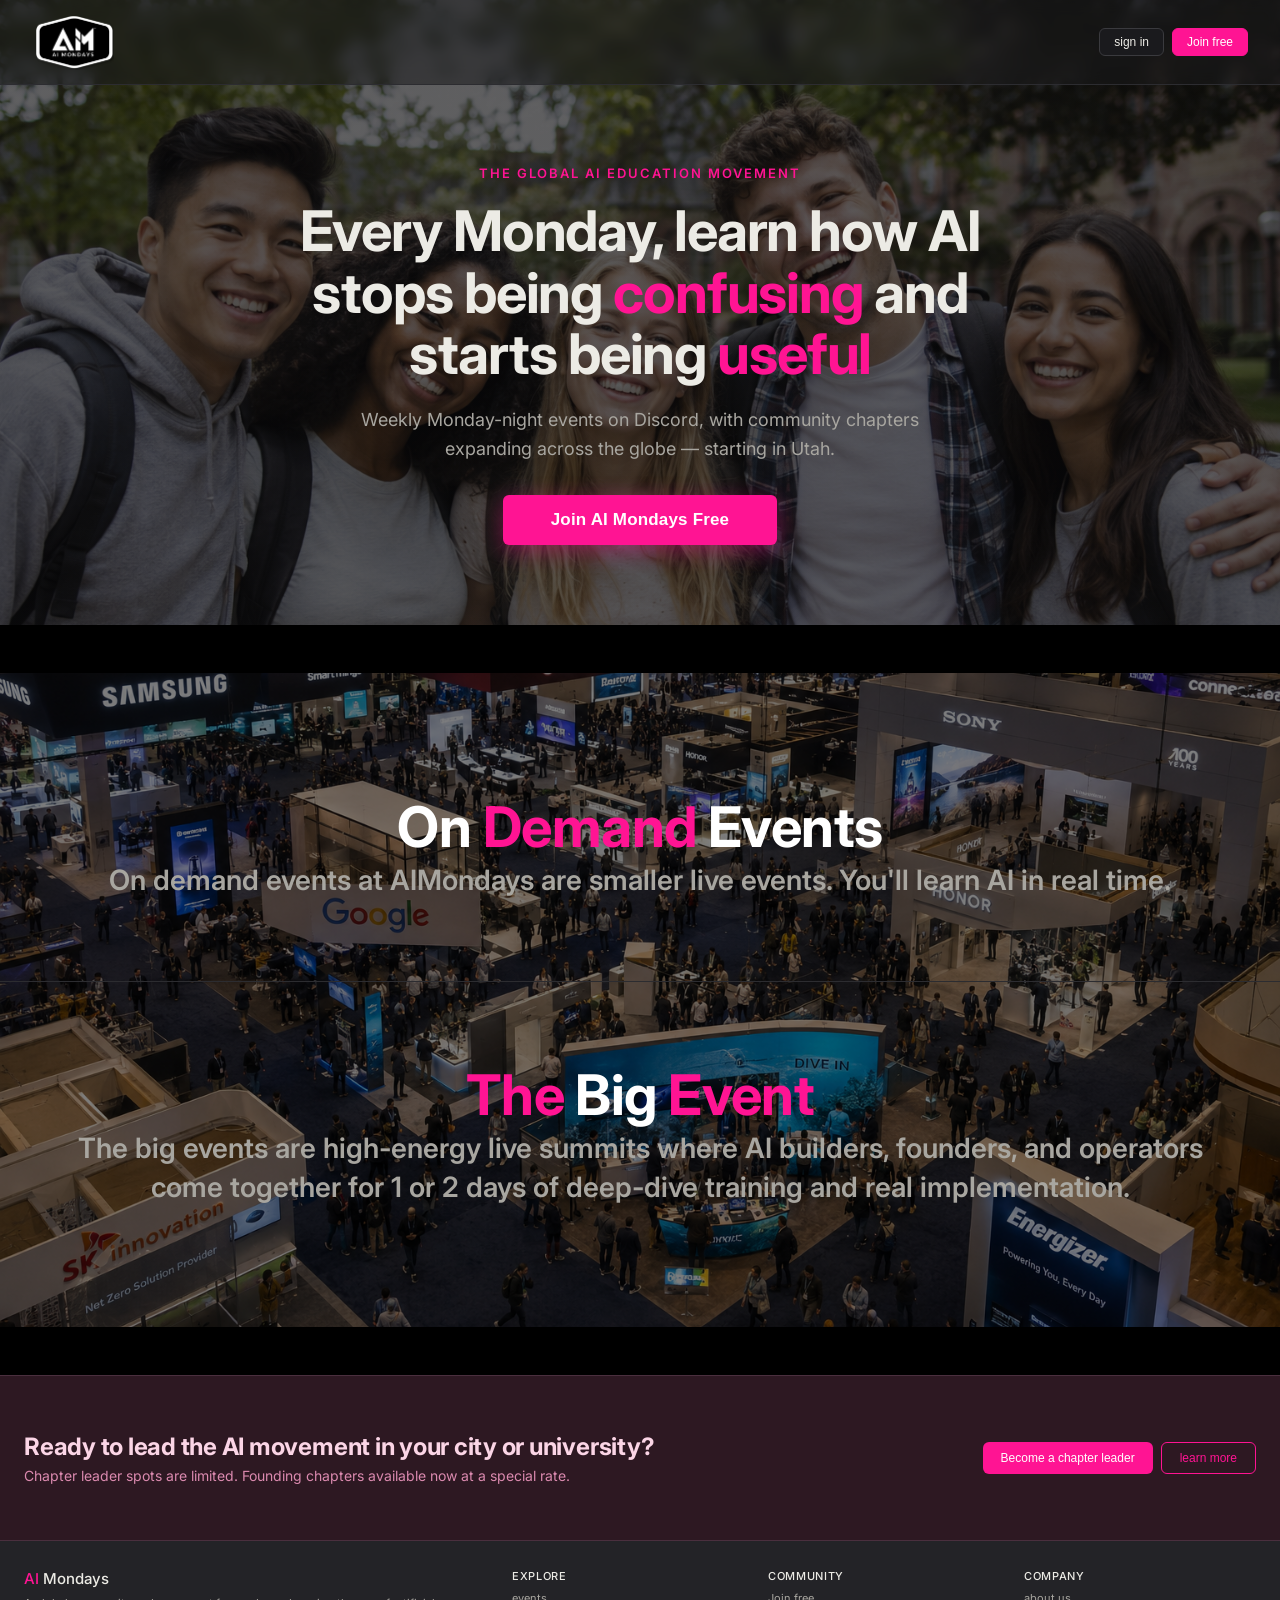
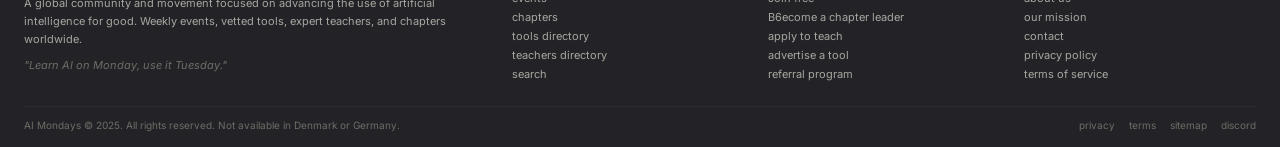
<file: ai_mondays_homepage_v2.html>
<!doctype html>
<html lang="en">
<head>
<meta charset="utf-8">
<meta name="viewport" content="width=device-width,initial-scale=1">
<title>AI Mondays — Home</title>
<link rel="stylesheet" href="tokens.css">
</head>
<body>
<h2 class="sr-only">AI Mondays homepage with US map showing Utah chapter locations, hero section, stats, features, and footer</h2>
<style>
*{box-sizing:border-box;margin:0;padding:0;}
body{background:linear-gradient(rgba(10,10,12,0.65),rgba(10,10,12,0.65)),url('stockphoto.png') center center / cover no-repeat fixed;background-color:var(--color-background-primary);}
.page{background:transparent;overflow:hidden;font-family:var(--font-sans);min-height:100vh;display:flex;flex-direction:column;}
.nav{background:rgba(26,26,29,0.55);backdrop-filter:blur(8px);-webkit-backdrop-filter:blur(8px);border-bottom:0.5px solid var(--color-border-tertiary);padding:14px 32px;display:flex;align-items:center;justify-content:space-between;}
.nav-logo{text-decoration:none;display:inline-flex;align-items:center;}
.nav-logo-img{height:56px;width:auto;display:block;}
.nav-links{display:none;gap:4px;align-items:center;}
.nav-link{font-size:15px;font-weight:500;color:var(--color-text-secondary);padding:10px 18px;cursor:pointer;text-decoration:none;border-bottom:2px solid transparent;}
.nav-link:hover{color:var(--color-text-primary);}
.nav-link.active{color:#FF1493;border-bottom:2px solid #FF1493;}
.nav-right{display:flex;gap:8px;align-items:center;}
.btn-secondary{font-size:12px;padding:6px 14px;border:0.5px solid var(--color-border-secondary);border-radius:var(--border-radius-md);background:var(--color-background-primary);color:var(--color-text-primary);cursor:pointer;}
.btn-primary{font-size:12px;padding:6px 14px;border:0.5px solid #FF1493;border-radius:var(--border-radius-md);background:#FF1493;color:white;cursor:pointer;}

.hero{padding:80px 24px 72px;text-align:center;background:transparent;}
.hero-eyebrow{font-size:13px;color:#FF1493;text-transform:uppercase;letter-spacing:.15em;margin-bottom:20px;font-weight:600;}
.hero-title{font-size:56px;font-weight:700;letter-spacing:-0.02em;color:var(--color-text-primary);line-height:1.1;margin-bottom:20px;max-width:780px;margin-left:auto;margin-right:auto;}
.hero-title span{color:#FF1493;}
.hero-sub{font-size:18px;color:var(--color-text-secondary);line-height:1.6;max-width:620px;margin:0 auto 32px;}
.hero-slogan{font-size:12px;color:var(--color-text-tertiary);font-style:italic;margin-bottom:20px;}
.hero-search{display:flex;gap:8px;max-width:400px;margin:0 auto 18px;}
.hero-search input{flex:1;font-size:13px;padding:8px 14px;border:0.5px solid var(--color-border-secondary);border-radius:var(--border-radius-md);background:var(--color-background-primary);color:var(--color-text-primary);}
.hero-search button{font-size:12px;padding:8px 16px;border:none;border-radius:var(--border-radius-md);background:#FF1493;color:white;cursor:pointer;}
.hero-btns-row1{display:flex;gap:8px;justify-content:center;flex-wrap:wrap;margin-bottom:8px;}
.hero-btns-row2{display:flex;justify-content:center;}
.hbtn-main{font-size:12px;padding:9px 20px;border:none;border-radius:var(--border-radius-md);background:#FF1493;color:white;cursor:pointer;font-weight:500;}
.hbtn-sec{font-size:12px;padding:9px 20px;border:0.5px solid var(--color-border-secondary);border-radius:var(--border-radius-md);background:var(--color-background-primary);color:var(--color-text-primary);cursor:pointer;}
.hbtn-leader{font-size:12px;padding:9px 24px;border:0.5px solid #FF1493;border-radius:var(--border-radius-md);background:#FCE7F3;color:#FF1493;cursor:pointer;font-weight:500;}
.hbtn-join{font-size:17px;padding:15px 48px;border:none;border-radius:var(--border-radius-md);background:#FF1493;color:white;cursor:pointer;font-weight:600;letter-spacing:.01em;box-shadow:0 6px 22px rgba(255,20,147,0.38);}
.hbtn-join:hover{background:#FF6EB4;}

.map-section{padding:72px 24px;background:var(--color-background-primary);border-top:0.5px solid var(--color-border-tertiary);border-bottom:0.5px solid var(--color-border-tertiary);}
.map-header{display:flex;flex-direction:column;align-items:center;gap:14px;margin-bottom:36px;text-align:center;}
.map-title{font-size:28px;font-weight:700;letter-spacing:-0.01em;color:var(--color-text-primary);}
.map-legend{display:flex;gap:16px;align-items:center;}
.legend-item{display:flex;align-items:center;gap:5px;font-size:11px;color:var(--color-text-secondary);}
.legend-dot{width:10px;height:10px;border-radius:50%;}
.dot-purple{background:#FF1493;}
.dot-green{background:#1D9E75;}
.map-wrap{background:var(--color-background-secondary);border:0.5px solid var(--color-border-tertiary);border-radius:var(--border-radius-md);overflow:hidden;}

.stats-bar{display:grid;grid-template-columns:repeat(4,1fr);background:var(--color-background-primary);border-bottom:0.5px solid var(--color-border-tertiary);}
.stat-cell{padding:16px 24px;text-align:center;border-right:0.5px solid var(--color-border-tertiary);}
.stat-cell:last-child{border-right:none;}
.stat-num{font-size:22px;font-weight:500;color:var(--color-text-primary);margin-bottom:2px;}
.stat-lbl{font-size:11px;color:var(--color-text-secondary);}

.section{padding:72px 24px;background:var(--color-background-primary);border-bottom:0.5px solid var(--color-border-tertiary);}
.section-header{display:flex;justify-content:space-between;align-items:flex-end;margin-bottom:16px;}
.section-title{font-size:28px;font-weight:700;letter-spacing:-0.01em;color:var(--color-text-primary);}
.section-sub{font-size:14px;color:var(--color-text-secondary);margin-top:6px;}
.section-link{font-size:12px;color:#FF1493;text-decoration:none;cursor:pointer;}
.feature-grid{display:grid;grid-template-columns:repeat(3,1fr);gap:10px;}
.feature-card{background:var(--color-background-secondary);border:0.5px solid var(--color-border-tertiary);border-radius:var(--border-radius-lg);padding:16px;}
.feature-icon{width:32px;height:32px;border-radius:var(--border-radius-md);display:flex;align-items:center;justify-content:center;margin-bottom:10px;}
.fi-blue{background:#FCE7F3;} .fi-teal{background:#E1F5EE;} .fi-purple{background:#FCE7F3;} .fi-amber{background:#FAEEDA;} .fi-green{background:#EAF3DE;} .fi-coral{background:#FAECE7;}
.feature-name{font-size:12px;font-weight:500;color:var(--color-text-primary);margin-bottom:4px;}
.feature-desc{font-size:11px;color:var(--color-text-secondary);line-height:1.6;}
.feature-link{font-size:10px;color:#FF1493;margin-top:6px;display:block;cursor:pointer;}

.chapter-grid{display:grid;grid-template-columns:repeat(4,1fr);gap:10px;}
.chapter-card{background:var(--color-background-secondary);border:0.5px solid var(--color-border-tertiary);border-radius:var(--border-radius-md);padding:12px;}
.ch-state{font-size:10px;color:var(--color-text-tertiary);text-transform:uppercase;letter-spacing:.06em;margin-bottom:3px;}
.ch-city{font-size:12px;font-weight:500;color:var(--color-text-primary);margin-bottom:2px;}
.ch-count{font-size:10px;color:var(--color-text-secondary);}
.ch-badge{font-size:9px;padding:2px 6px;border-radius:3px;display:inline-block;margin-top:4px;}
.ch-founder{background:#FCE7F3;color:#FF1493;}
.ch-open{background:#EAF3DE;color:#3B6D11;}

.teacher-row{display:grid;grid-template-columns:repeat(4,1fr);gap:10px;}
.mini-teacher{background:var(--color-background-secondary);border:0.5px solid var(--color-border-tertiary);border-radius:var(--border-radius-md);padding:12px;display:flex;gap:10px;align-items:center;}
.mini-av{width:36px;height:36px;border-radius:50%;flex-shrink:0;}
.mini-name{font-size:12px;font-weight:500;color:var(--color-text-primary);}
.mini-spec{font-size:10px;color:var(--color-text-secondary);}
.mini-stars{font-size:10px;color:#EF9F27;margin-top:2px;}

.tool-row{display:grid;grid-template-columns:repeat(4,1fr);gap:10px;}
.mini-tool{background:var(--color-background-secondary);border:0.5px solid var(--color-border-tertiary);border-radius:var(--border-radius-md);padding:12px;display:flex;gap:10px;align-items:center;}
.tool-ico{width:30px;height:30px;border-radius:var(--border-radius-md);display:flex;align-items:center;justify-content:center;flex-shrink:0;}
.mini-tool-name{font-size:12px;font-weight:500;color:#FF1493;cursor:pointer;}
.mini-tool-cat{font-size:10px;color:var(--color-text-secondary);}
.mini-tool-stars{font-size:10px;color:#EF9F27;margin-top:1px;}

.cta-band{background:#2d1822;border-top:0.5px solid #4a2f3e;border-bottom:0.5px solid #4a2f3e;padding:56px 24px;display:flex;align-items:center;justify-content:space-between;gap:20px;margin-top:auto;}
.cta-title{font-size:24px;font-weight:700;letter-spacing:-0.01em;color:#fbd5e6;margin-bottom:6px;}
.cta-sub{font-size:14px;color:#db8aaf;}
.cta-actions{display:flex;gap:8px;flex-shrink:0;}
.cta-btn-main{font-size:12px;padding:8px 18px;border:none;border-radius:var(--border-radius-md);background:#FF1493;color:white;cursor:pointer;}
.cta-btn-sec{font-size:12px;padding:8px 18px;border:0.5px solid #FF1493;border-radius:var(--border-radius-md);background:transparent;color:#FF1493;cursor:pointer;}

.footer{background:var(--color-background-secondary);padding:28px 24px 16px;}
.footer-top{display:grid;grid-template-columns:2fr 1fr 1fr 1fr;gap:24px;margin-bottom:20px;}
.footer-logo{font-size:15px;font-weight:500;color:var(--color-text-primary);margin-bottom:7px;}
.footer-logo span{color:#FF1493;}
.footer-tagline{font-size:11px;color:var(--color-text-secondary);line-height:1.6;margin-bottom:10px;}
.footer-slogan{font-size:11px;color:var(--color-text-tertiary);font-style:italic;}
.footer-col-title{font-size:11px;font-weight:500;color:var(--color-text-primary);margin-bottom:8px;text-transform:uppercase;letter-spacing:.06em;}
.footer-link{font-size:11px;color:var(--color-text-secondary);display:block;margin-bottom:5px;text-decoration:none;cursor:pointer;}
.footer-link:hover{color:#FF1493;}
.footer-bottom{border-top:0.5px solid var(--color-border-tertiary);padding-top:12px;display:flex;justify-content:space-between;align-items:center;}
.footer-copy{font-size:10px;color:var(--color-text-tertiary);}
.footer-bottom-links{display:flex;gap:14px;}
.footer-bottom-link{font-size:10px;color:var(--color-text-tertiary);text-decoration:none;cursor:pointer;}

.signup-modal{position:fixed;inset:0;z-index:100;display:flex;align-items:center;justify-content:center;padding:24px;}
.signup-modal[hidden]{display:none;}
.signup-backdrop{position:absolute;inset:0;background:rgba(20,20,18,0.45);}
.signup-dialog{position:relative;background:var(--color-background-primary);border:0.5px solid var(--color-border-tertiary);border-radius:var(--border-radius-lg);padding:28px 28px 24px;width:100%;max-width:380px;box-shadow:0 12px 40px rgba(0,0,0,0.18);}
.signup-close{position:absolute;top:10px;right:12px;width:28px;height:28px;background:transparent;border:none;color:var(--color-text-tertiary);font-size:22px;line-height:1;cursor:pointer;}
.signup-close:hover{color:var(--color-text-primary);}
.signup-eyebrow{font-size:10px;color:#FF1493;text-transform:uppercase;letter-spacing:.08em;margin-bottom:6px;font-weight:500;}
.signup-title{font-size:18px;font-weight:500;color:var(--color-text-primary);margin-bottom:6px;}
.signup-sub{font-size:12px;color:var(--color-text-secondary);margin-bottom:18px;line-height:1.5;}
.signup-form[hidden]{display:none;}
.signup-form{display:flex;flex-direction:column;gap:12px;}
.signup-field{display:flex;flex-direction:column;gap:4px;}
.signup-field span{font-size:11px;color:var(--color-text-secondary);}
.signup-field input,.signup-field select{font:inherit;font-size:13px;padding:8px 10px;border:0.5px solid var(--color-border-secondary);border-radius:var(--border-radius-md);background:var(--color-background-primary);color:var(--color-text-primary);}
.signup-field input:focus,.signup-field select:focus{outline:none;border-color:#FF1493;box-shadow:0 0 0 3px rgba(255,20,147,0.25);}
.signup-submit{margin-top:6px;font-size:13px;padding:9px 16px;border:none;border-radius:var(--border-radius-md);background:#FF1493;color:white;cursor:pointer;font-weight:500;}
.signup-submit:hover{background:#FF1493;}
.signup-success[hidden]{display:none;}
.signup-success{text-align:center;padding:12px 0;}
.signup-success-mark{font-size:32px;color:#1D9E75;margin-bottom:8px;line-height:1;}
.signup-success-title{font-size:16px;font-weight:500;color:var(--color-text-primary);margin-bottom:4px;}
.signup-success-msg{font-size:12px;color:var(--color-text-secondary);line-height:1.5;}
.signup-success-chapter{color:var(--color-text-primary);font-weight:500;}

.chapter-picker{max-width:560px;margin:0 auto;}
.chapter-picker-trigger{display:flex;align-items:center;gap:14px;width:100%;padding:16px 20px;background:var(--color-background-primary);border:0.5px solid var(--color-border-tertiary);border-radius:var(--border-radius-md);color:var(--color-text-primary);cursor:pointer;font:inherit;font-size:15px;font-weight:500;text-align:left;}
.chapter-picker-trigger:hover{background:rgba(255,255,255,0.03);border-color:var(--color-border-secondary);}
.chapter-picker-trigger[aria-expanded="true"]{border-bottom-color:transparent;border-bottom-left-radius:0;border-bottom-right-radius:0;}
.chapter-picker-trigger[aria-expanded="true"] .chapter-picker-arrow{transform:rotate(90deg);}
.chapter-picker-arrow{font-size:10px;color:var(--color-text-tertiary);transition:transform 0.15s ease;width:12px;display:inline-block;flex-shrink:0;}
.chapter-picker-title{flex:1;}
.chapter-picker-meta{font-size:11px;color:var(--color-text-tertiary);font-weight:400;}
.chapter-dropdown{border:0.5px solid var(--color-border-tertiary);border-radius:var(--border-radius-md);overflow:hidden;background:var(--color-background-primary);max-width:560px;margin:0 auto;}
.chapter-dropdown[hidden]{display:none;}
.chapter-picker .chapter-dropdown{max-width:none;margin:0;border-top:none;border-top-left-radius:0;border-top-right-radius:0;}
.state-header{display:flex;align-items:center;gap:12px;width:100%;padding:13px 18px;background:transparent;border:none;border-top:0.5px solid var(--color-border-tertiary);color:var(--color-text-primary);cursor:pointer;font:inherit;font-size:14px;font-weight:500;text-align:left;}
.state-header:first-child{border-top:none;}
.state-header:hover{background:rgba(255,255,255,0.03);}
.state-arrow{font-size:9px;color:var(--color-text-tertiary);transition:transform 0.15s ease;width:10px;display:inline-block;}
.state-header[aria-expanded="true"] .state-arrow{transform:rotate(90deg);}
.state-name{flex:1;}
.state-meta{font-size:11px;color:var(--color-text-tertiary);font-weight:400;}
.state-cities{background:rgba(0,0,0,0.2);border-top:0.5px solid var(--color-border-tertiary);padding:4px 0 8px;}
.state-cities[hidden]{display:none;}
.city-item{display:flex;align-items:center;gap:10px;width:100%;padding:8px 18px 8px 42px;background:transparent;border:none;color:var(--color-text-primary);cursor:pointer;font:inherit;font-size:13px;text-align:left;}
.city-item:hover{background:rgba(255,255,255,0.05);}
.city-dot{width:7px;height:7px;border-radius:50%;flex-shrink:0;}
.city-active .city-dot{background:#FF6EB4;box-shadow:0 0 0 3px rgba(255,110,180,0.3);}
.city-available .city-dot{background:#1D9E75;box-shadow:0 0 0 3px rgba(29,158,117,0.15);}
.city-label{flex:1;}
.city-status{font-size:10px;color:var(--color-text-tertiary);text-transform:uppercase;letter-spacing:.05em;}
.city-active .city-status{color:#FF6EB4;}
.city-available .city-status{color:#1D9E75;}
.signup-dialog-wide{max-width:480px;}
.signup-row{display:flex;gap:12px;}
.signup-row .signup-field{flex:1;}
.signup-actions{display:flex;gap:10px;align-items:stretch;margin-top:6px;}
.signup-actions .signup-submit{flex:1;margin-top:0;}
.signup-discord{font-size:12px;padding:9px 14px;border:0.5px solid var(--color-border-secondary);border-radius:var(--border-radius-md);background:var(--color-background-primary);color:#5865F2;cursor:pointer;font-weight:500;text-decoration:none;display:inline-flex;align-items:center;gap:6px;white-space:nowrap;}
.signup-discord:hover{border-color:#5865F2;background:#F2F3FE;}
.signup-field textarea{font:inherit;font-size:13px;padding:8px 10px;border:0.5px solid var(--color-border-secondary);border-radius:var(--border-radius-md);background:var(--color-background-primary);color:var(--color-text-primary);resize:vertical;min-height:64px;}
.signup-field textarea:focus{outline:none;border-color:#FF1493;box-shadow:0 0 0 3px rgba(255,20,147,0.25);}

.events-bar{background:#000;height:48px;}
.events-wrap{position:relative;overflow:hidden;background:url('tech event.png') center/cover no-repeat;}
.events-overlay{position:absolute;inset:0;background:rgba(0,0,0,0.5);pointer-events:none;}
.events-rows{display:flex;flex-direction:column;position:relative;z-index:1;}
.events-row{display:flex;justify-content:center;align-items:center;}
.events-inner{width:fit-content;text-align:center;}
.events-title{color:#FF1493;font-size:56px;font-weight:700;letter-spacing:-0.01em;white-space:nowrap;}
.events-sub{font-size:28px;font-weight:600;color:var(--color-text-secondary);line-height:1.4;}
.events-divider{height:0.5px;background:var(--color-border-tertiary);}

@media (max-width:768px){
  .nav{padding:12px 16px;flex-wrap:wrap;justify-content:center;gap:8px;}
  .nav-logo{order:1;width:100%;justify-content:center;}
  .nav-logo-img{height:40px;}
  .nav-right{order:2;width:100%;justify-content:center;}

  .hero{padding:48px 20px 48px;}
  .hero-title{font-size:32px;max-width:100%;}
  .hero-sub{font-size:15px;max-width:100%;}
  .hbtn-join{font-size:15px;padding:13px 32px;}

  .stats-bar{grid-template-columns:repeat(2,1fr);}
  .stat-cell{border-bottom:0.5px solid var(--color-border-tertiary);}

  .section{padding:48px 16px;}
  .section-title{font-size:22px;}
  .section-header{flex-direction:column;align-items:center;text-align:center;gap:8px;}
  .feature-grid,.chapter-grid,.teacher-row,.tool-row{grid-template-columns:1fr;}

  .events-bar{height:24px;}
  .events-row{padding:56px 20px !important;}
  .events-title{font-size:30px;white-space:normal;}
  .events-sub{font-size:17px;}

  .cta-band{flex-direction:column;text-align:center;padding:40px 20px;}
  .cta-actions{flex-direction:column;width:100%;}
  .cta-actions button{width:100%;}

  .footer-top{grid-template-columns:1fr;gap:20px;}
  .footer-bottom{flex-direction:column;gap:10px;text-align:center;}
}
</style>

<div class="page">

  <div class="nav">
    <a class="nav-logo" href="ai_mondays_homepage_v2.html"><img class="nav-logo-img" src="ai-mondays-7538112.webp" alt="AI Mondays"></a>
    <div class="nav-links">
      <a class="nav-link active" href="ai_mondays_homepage_v2.html">Home</a>
      <a class="nav-link" href="#">Events</a>
      <a class="nav-link" href="ai_mondays_directory_v2.html">Chapters</a>
      <a class="nav-link" href="ai_mondays_tools_directory.html">Tools</a>
      <a class="nav-link" href="ai_mondays_teachers_directory.html">Teachers</a>
    </div>
    <div class="nav-right">
      <button class="btn-secondary">sign in</button>
      <button class="btn-primary" data-open-join>Join free</button>
    </div>
  </div>

  <div class="hero">
    <div class="hero-eyebrow">the global ai education movement</div>
    <div class="hero-title">Every Monday, learn how AI stops being <span>confusing</span> and starts being <span>useful</span></div>
    <div class="hero-sub">Weekly Monday-night events on Discord, with community chapters expanding across the globe — starting in Utah.</div>
    <div class="hero-btns-row1">
      <button class="hbtn-join" data-open-join>Join AI Mondays Free</button>
    </div>
  </div>

  <div class="events-bar"></div>
  <div class="events-wrap">
    <div class="events-overlay"></div>
    <div class="events-rows">
      <div class="events-row" style="padding:120px 40px 80px;">
        <div class="events-inner">
          <div class="events-title"><span style="color:white;">On</span> Demand <span style="color:white;">Events</span></div>
          <div class="events-sub">On demand events at AIMondays are smaller live events. You'll learn AI in real time.</div>
        </div>
      </div>
      <div class="events-divider"></div>
      <div class="events-row" style="padding:80px 40px 120px;">
        <div class="events-inner">
          <div class="events-title">The <span style="color:white;">Big</span> Event</div>
          <div class="events-sub">The big events are high-energy live summits where AI builders, founders, and operators come together for 1 or 2 days of deep-dive training and real implementation.</div>
        </div>
      </div>
    </div>
  </div>
  <div class="events-bar"></div>

  <div class="cta-band">
    <div>
      <div class="cta-title">Ready to lead the AI movement in your city or university?</div>
      <div class="cta-sub">Chapter leader spots are limited. Founding chapters available now at a special rate.</div>
    </div>
    <div class="cta-actions">
      <button class="cta-btn-main" onclick="window.location.href='ai_mondays_directory_v2.html'">Become a chapter leader</button>
      <button class="cta-btn-sec">learn more</button>
    </div>
  </div>

  <div class="footer">
    <div class="footer-top">
      <div>
        <div class="footer-logo"><span>AI</span> Mondays</div>
        <div class="footer-tagline">A global community and movement focused on advancing the use of artificial intelligence for good. Weekly events, vetted tools, expert teachers, and chapters worldwide.</div>
        <div class="footer-slogan">"Learn AI on Monday, use it Tuesday."</div>
      </div>
      <div>
        <div class="footer-col-title">explore</div>
        <a class="footer-link" href="#">events</a>
        <a class="footer-link" href="#">chapters</a>
        <a class="footer-link" href="#">tools directory</a>
        <a class="footer-link" href="#">teachers directory</a>
        <a class="footer-link" href="#">search</a>
      </div>
      <div>
        <div class="footer-col-title">community</div>
        <a class="footer-link" href="#">Join free</a>
        <a class="footer-link" href="#">B6ecome a chapter leader</a>
        <a class="footer-link" href="#">apply to teach</a>
        <a class="footer-link" href="#">advertise a tool</a>
        <a class="footer-link" href="#">referral program</a>
      </div>
      <div>
        <div class="footer-col-title">company</div>
        <a class="footer-link" href="#">about us</a>
        <a class="footer-link" href="#">our mission</a>
        <a class="footer-link" href="#">contact</a>
        <a class="footer-link" href="#">privacy policy</a>
        <a class="footer-link" href="#">terms of service</a>
      </div>
    </div>
    <div class="footer-bottom">
      <div class="footer-copy">AI Mondays &copy; 2025. All rights reserved. Not available in Denmark or Germany.</div>
      <div class="footer-bottom-links">
        <a class="footer-bottom-link" href="#">privacy</a>
        <a class="footer-bottom-link" href="#">terms</a>
        <a class="footer-bottom-link" href="#">sitemap</a>
        <a class="footer-bottom-link" href="#">discord</a>
      </div>
    </div>
  </div>

</div>

<div id="join-modal" class="signup-modal" hidden>
  <div class="signup-backdrop" data-close></div>
  <div class="signup-dialog" role="dialog" aria-modal="true">
    <button class="signup-close" type="button" data-close aria-label="close">&times;</button>
    <h3 class="signup-title">Utah-Lehi</h3>
    <p class="signup-sub">Free to join. You'll get the weekly Monday-night event invite and access to the chapter Discord.</p>
    <form class="signup-form">
      <label class="signup-field"><span>Name</span><input type="text" name="name" required autocomplete="name"></label>
      <label class="signup-field"><span>Company Name</span><input type="text" name="company" autocomplete="organization"></label>
      <label class="signup-field"><span>Email</span><input type="email" name="email" required autocomplete="email"></label>
      <label class="signup-field"><span>Phone Number</span><input type="tel" name="phone" required autocomplete="tel"></label>
      <label class="signup-field"><span>Your Experience</span>
        <select name="level">
          <option value="new">new to AI</option>
          <option value="casual">I use AI casually</option>
          <option value="builder">I build with AI</option>
        </select>
      </label>
      <div class="signup-actions">
        <button class="signup-submit" type="submit">Join Chapter</button>
      </div>
    </form>
    <div class="signup-success" hidden>
      <div class="signup-success-mark">&#10003;</div>
      <div class="signup-success-title">you're in!</div>
      <div class="signup-success-msg">Look for an email from the <span class="signup-success-chapter">Utah-Lehi</span> chapter leader within a few days.</div>
    </div>
  </div>
</div>

<script>
(function () {
  var joinModal = document.getElementById('join-modal');
  var form = joinModal.querySelector('.signup-form');
  var success = joinModal.querySelector('.signup-success');

  function openModal() {
    form.reset();
    form.hidden = false;
    success.hidden = true;
    joinModal.hidden = false;
    setTimeout(function () {
      var first = form.querySelector('input, textarea, select');
      if (first) first.focus();
    }, 50);
  }

  var triggers = document.querySelectorAll('[data-open-join]');
  for (var i = 0; i < triggers.length; i++) {
    triggers[i].addEventListener('click', openModal);
  }

  joinModal.addEventListener('click', function (e) {
    if (e.target.hasAttribute && e.target.hasAttribute('data-close')) joinModal.hidden = true;
  });
  form.addEventListener('submit', function (e) {
    e.preventDefault();
    form.hidden = true;
    success.hidden = false;
  });
  document.addEventListener('keydown', function (e) {
    if (e.key === 'Escape' && !joinModal.hidden) joinModal.hidden = true;
  });
})();
</script>

</body>
</html>
</file>
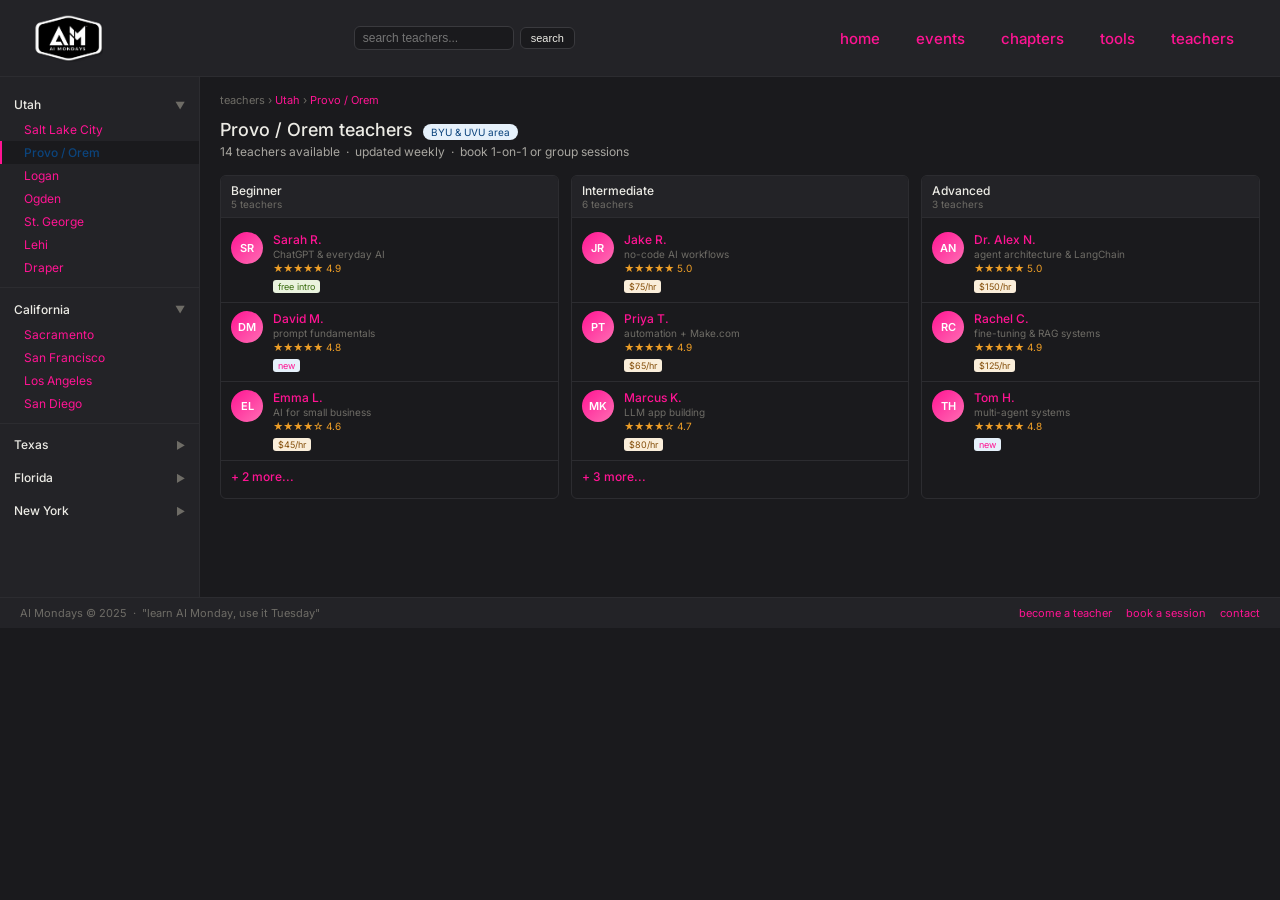
<file: ai_mondays_teachers_directory.html>
<!doctype html>
<html lang="en">
<head>
<meta charset="utf-8">
<meta name="viewport" content="width=device-width,initial-scale=1">
<title>AI Mondays — Teachers Directory</title>
<link rel="stylesheet" href="tokens.css">
</head>
<body>
<h2 class="sr-only">AI Mondays teachers directory — browse instructors by state, chapter, and specialty</h2>

<style>
* { box-sizing: border-box; margin: 0; padding: 0; }
body { font-family: var(--font-sans); }
.page { background: var(--color-background-primary); overflow: hidden; }
.topbar { background: var(--color-background-secondary); border-bottom: 0.5px solid var(--color-border-tertiary); padding: 14px 32px; display: flex; align-items: center; justify-content: space-between; }
.topbar-logo { text-decoration: none; display: inline-flex; align-items: center; }
.topbar-logo-img { height: 48px; width: auto; display: block; }
.topbar-nav { display: flex; gap: 8px; }
.topbar-nav a { font-size: 15px; font-weight: 500; color: #FF1493; text-decoration: none; padding: 8px 14px; }
.topbar-nav a:hover { color: #FF6EB4; }
.topbar-search { display: flex; gap: 6px; align-items: center; }
.topbar-search input { font-size: 12px; padding: 4px 8px; border: 0.5px solid var(--color-border-secondary); border-radius: var(--border-radius-md); background: var(--color-background-primary); color: var(--color-text-primary); width: 160px; }
.topbar-search button { font-size: 11px; padding: 4px 10px; border: 0.5px solid var(--color-border-secondary); border-radius: var(--border-radius-md); background: var(--color-background-primary); color: var(--color-text-primary); cursor: pointer; }
.layout { display: grid; grid-template-columns: 200px 1fr; min-height: 520px; }
.sidebar { border-right: 0.5px solid var(--color-border-tertiary); padding: 14px 0; background: var(--color-background-secondary); }
.sidebar-section { margin-bottom: 6px; }
.sidebar-state { font-size: 12px; font-weight: 500; color: var(--color-text-primary); padding: 6px 14px; display: flex; align-items: center; justify-content: space-between; cursor: pointer; }
.sidebar-state .arrow { font-size: 10px; color: var(--color-text-tertiary); }
.sidebar-chapter { font-size: 12px; color: #FF1493; padding: 4px 14px 4px 24px; cursor: pointer; display: block; text-decoration: none; }
.sidebar-chapter:hover { background: var(--color-background-primary); }
.sidebar-chapter.active { background: var(--color-background-primary); color: #0C447C; font-weight: 500; border-left: 2px solid #FF1493; padding-left: 22px; }
.sidebar-divider { height: 0.5px; background: var(--color-border-tertiary); margin: 8px 0; }
.main { padding: 16px 20px; }
.breadcrumb { font-size: 11px; color: var(--color-text-tertiary); margin-bottom: 12px; }
.breadcrumb span { color: #FF1493; }
.chapter-header { display: flex; align-items: baseline; gap: 10px; margin-bottom: 4px; }
.chapter-title { font-size: 18px; font-weight: 500; color: var(--color-text-primary); }
.chapter-badge { font-size: 10px; padding: 2px 8px; background: #E6F1FB; color: #0C447C; border-radius: 10px; }
.chapter-meta { font-size: 12px; color: var(--color-text-secondary); margin-bottom: 16px; }
.categories-grid { display: grid; grid-template-columns: 1fr 1fr 1fr; gap: 12px; }
.category { border: 0.5px solid var(--color-border-tertiary); border-radius: var(--border-radius-md); overflow: hidden; }
.cat-header { padding: 7px 10px; background: var(--color-background-secondary); border-bottom: 0.5px solid var(--color-border-tertiary); }
.cat-title { font-size: 12px; font-weight: 500; color: var(--color-text-primary); }
.cat-count { font-size: 10px; color: var(--color-text-tertiary); }
.teacher-list { padding: 6px 0; }
.teacher-item { padding: 8px 10px; display: flex; gap: 10px; align-items: flex-start; border-bottom: 0.5px solid var(--color-border-tertiary); }
.teacher-item:last-child { border-bottom: none; }
.teacher-avatar { width: 32px; height: 32px; border-radius: 50%; flex-shrink: 0; background: linear-gradient(135deg,#FF1493,#FF6EB4); display: flex; align-items: center; justify-content: center; color: white; font-size: 11px; font-weight: 600; }
.teacher-body { flex: 1; min-width: 0; }
.teacher-name { font-size: 12px; color: #FF1493; text-decoration: none; cursor: pointer; font-weight: 500; display: block; }
.teacher-name:hover { text-decoration: underline; }
.teacher-meta { font-size: 10px; color: var(--color-text-tertiary); margin-top: 1px; }
.teacher-stars { font-size: 10px; color: #EF9F27; margin-top: 2px; }
.teacher-tag { display: inline-block; font-size: 9px; padding: 1px 5px; border-radius: 3px; margin-top: 3px; }
.tag-free { background: #EAF3DE; color: #3B6D11; }
.tag-paid { background: #FAEEDA; color: #854F0B; }
.tag-new { background: #E6F1FB; color: #FF1493; }
.footer-bar { border-top: 0.5px solid var(--color-border-tertiary); padding: 8px 20px; display: flex; justify-content: space-between; align-items: center; background: var(--color-background-secondary); }
.footer-bar span { font-size: 11px; color: var(--color-text-tertiary); }
.footer-bar a { font-size: 11px; color: #FF1493; text-decoration: none; }
</style>

<div class="page">
  <div class="topbar">
    <a class="topbar-logo" href="ai_mondays_homepage_v2.html"><img class="topbar-logo-img" src="ai-mondays-7538112.webp" alt="AI Mondays"></a>
    <div class="topbar-search">
      <input type="text" placeholder="search teachers..." />
      <button>search</button>
    </div>
    <div class="topbar-nav">
      <a href="ai_mondays_homepage_v2.html">home</a>
      <a href="#">events</a>
      <a href="ai_mondays_directory_v2.html">chapters</a>
      <a href="ai_mondays_tools_directory.html">tools</a>
      <a href="ai_mondays_teachers_directory.html">teachers</a>
    </div>
  </div>

  <div class="layout">
    <div class="sidebar">
      <div class="sidebar-section">
        <div class="sidebar-state">Utah <span class="arrow">▼</span></div>
        <a class="sidebar-chapter" href="#">Salt Lake City</a>
        <a class="sidebar-chapter active" href="#">Provo / Orem</a>
        <a class="sidebar-chapter" href="#">Logan</a>
        <a class="sidebar-chapter" href="#">Ogden</a>
        <a class="sidebar-chapter" href="#">St. George</a>
        <a class="sidebar-chapter" href="#">Lehi</a>
        <a class="sidebar-chapter" href="#">Draper</a>
      </div>
      <div class="sidebar-divider"></div>
      <div class="sidebar-section">
        <div class="sidebar-state">California <span class="arrow">▼</span></div>
        <a class="sidebar-chapter" href="#">Sacramento</a>
        <a class="sidebar-chapter" href="#">San Francisco</a>
        <a class="sidebar-chapter" href="#">Los Angeles</a>
        <a class="sidebar-chapter" href="#">San Diego</a>
      </div>
      <div class="sidebar-divider"></div>
      <div class="sidebar-section">
        <div class="sidebar-state">Texas <span class="arrow">▶</span></div>
      </div>
      <div class="sidebar-section">
        <div class="sidebar-state">Florida <span class="arrow">▶</span></div>
      </div>
      <div class="sidebar-section">
        <div class="sidebar-state">New York <span class="arrow">▶</span></div>
      </div>
    </div>

    <div class="main">
      <div class="breadcrumb">teachers &rsaquo; <span>Utah</span> &rsaquo; <span>Provo / Orem</span></div>
      <div class="chapter-header">
        <div class="chapter-title">Provo / Orem teachers</div>
        <div class="chapter-badge">BYU &amp; UVU area</div>
      </div>
      <div class="chapter-meta">14 teachers available &nbsp;&middot;&nbsp; updated weekly &nbsp;&middot;&nbsp; book 1-on-1 or group sessions</div>

      <div class="categories-grid">
        <div class="category">
          <div class="cat-header">
            <div class="cat-title">Beginner</div>
            <div class="cat-count">5 teachers</div>
          </div>
          <div class="teacher-list">
            <div class="teacher-item">
              <div class="teacher-avatar">SR</div>
              <div class="teacher-body">
                <a class="teacher-name" href="#">Sarah R.</a>
                <div class="teacher-meta">ChatGPT &amp; everyday AI</div>
                <div class="teacher-stars">★★★★★ 4.9</div>
                <span class="teacher-tag tag-free">free intro</span>
              </div>
            </div>
            <div class="teacher-item">
              <div class="teacher-avatar">DM</div>
              <div class="teacher-body">
                <a class="teacher-name" href="#">David M.</a>
                <div class="teacher-meta">prompt fundamentals</div>
                <div class="teacher-stars">★★★★★ 4.8</div>
                <span class="teacher-tag tag-new">new</span>
              </div>
            </div>
            <div class="teacher-item">
              <div class="teacher-avatar">EL</div>
              <div class="teacher-body">
                <a class="teacher-name" href="#">Emma L.</a>
                <div class="teacher-meta">AI for small business</div>
                <div class="teacher-stars">★★★★☆ 4.6</div>
                <span class="teacher-tag tag-paid">$45/hr</span>
              </div>
            </div>
            <div class="teacher-item">
              <a class="teacher-name" href="#">+ 2 more...</a>
            </div>
          </div>
        </div>

        <div class="category">
          <div class="cat-header">
            <div class="cat-title">Intermediate</div>
            <div class="cat-count">6 teachers</div>
          </div>
          <div class="teacher-list">
            <div class="teacher-item">
              <div class="teacher-avatar">JR</div>
              <div class="teacher-body">
                <a class="teacher-name" href="#">Jake R.</a>
                <div class="teacher-meta">no-code AI workflows</div>
                <div class="teacher-stars">★★★★★ 5.0</div>
                <span class="teacher-tag tag-paid">$75/hr</span>
              </div>
            </div>
            <div class="teacher-item">
              <div class="teacher-avatar">PT</div>
              <div class="teacher-body">
                <a class="teacher-name" href="#">Priya T.</a>
                <div class="teacher-meta">automation + Make.com</div>
                <div class="teacher-stars">★★★★★ 4.9</div>
                <span class="teacher-tag tag-paid">$65/hr</span>
              </div>
            </div>
            <div class="teacher-item">
              <div class="teacher-avatar">MK</div>
              <div class="teacher-body">
                <a class="teacher-name" href="#">Marcus K.</a>
                <div class="teacher-meta">LLM app building</div>
                <div class="teacher-stars">★★★★☆ 4.7</div>
                <span class="teacher-tag tag-paid">$80/hr</span>
              </div>
            </div>
            <div class="teacher-item">
              <a class="teacher-name" href="#">+ 3 more...</a>
            </div>
          </div>
        </div>

        <div class="category">
          <div class="cat-header">
            <div class="cat-title">Advanced</div>
            <div class="cat-count">3 teachers</div>
          </div>
          <div class="teacher-list">
            <div class="teacher-item">
              <div class="teacher-avatar">AN</div>
              <div class="teacher-body">
                <a class="teacher-name" href="#">Dr. Alex N.</a>
                <div class="teacher-meta">agent architecture &amp; LangChain</div>
                <div class="teacher-stars">★★★★★ 5.0</div>
                <span class="teacher-tag tag-paid">$150/hr</span>
              </div>
            </div>
            <div class="teacher-item">
              <div class="teacher-avatar">RC</div>
              <div class="teacher-body">
                <a class="teacher-name" href="#">Rachel C.</a>
                <div class="teacher-meta">fine-tuning &amp; RAG systems</div>
                <div class="teacher-stars">★★★★★ 4.9</div>
                <span class="teacher-tag tag-paid">$125/hr</span>
              </div>
            </div>
            <div class="teacher-item">
              <div class="teacher-avatar">TH</div>
              <div class="teacher-body">
                <a class="teacher-name" href="#">Tom H.</a>
                <div class="teacher-meta">multi-agent systems</div>
                <div class="teacher-stars">★★★★★ 4.8</div>
                <span class="teacher-tag tag-new">new</span>
              </div>
            </div>
          </div>
        </div>
      </div>
    </div>
  </div>

  <div class="footer-bar">
    <span>AI Mondays &copy; 2025 &nbsp;&middot;&nbsp; "learn AI Monday, use it Tuesday"</span>
    <div style="display:flex;gap:14px;">
      <a href="#">become a teacher</a>
      <a href="#">book a session</a>
      <a href="#">contact</a>
    </div>
  </div>
</div>
</body>
</html>
</file>
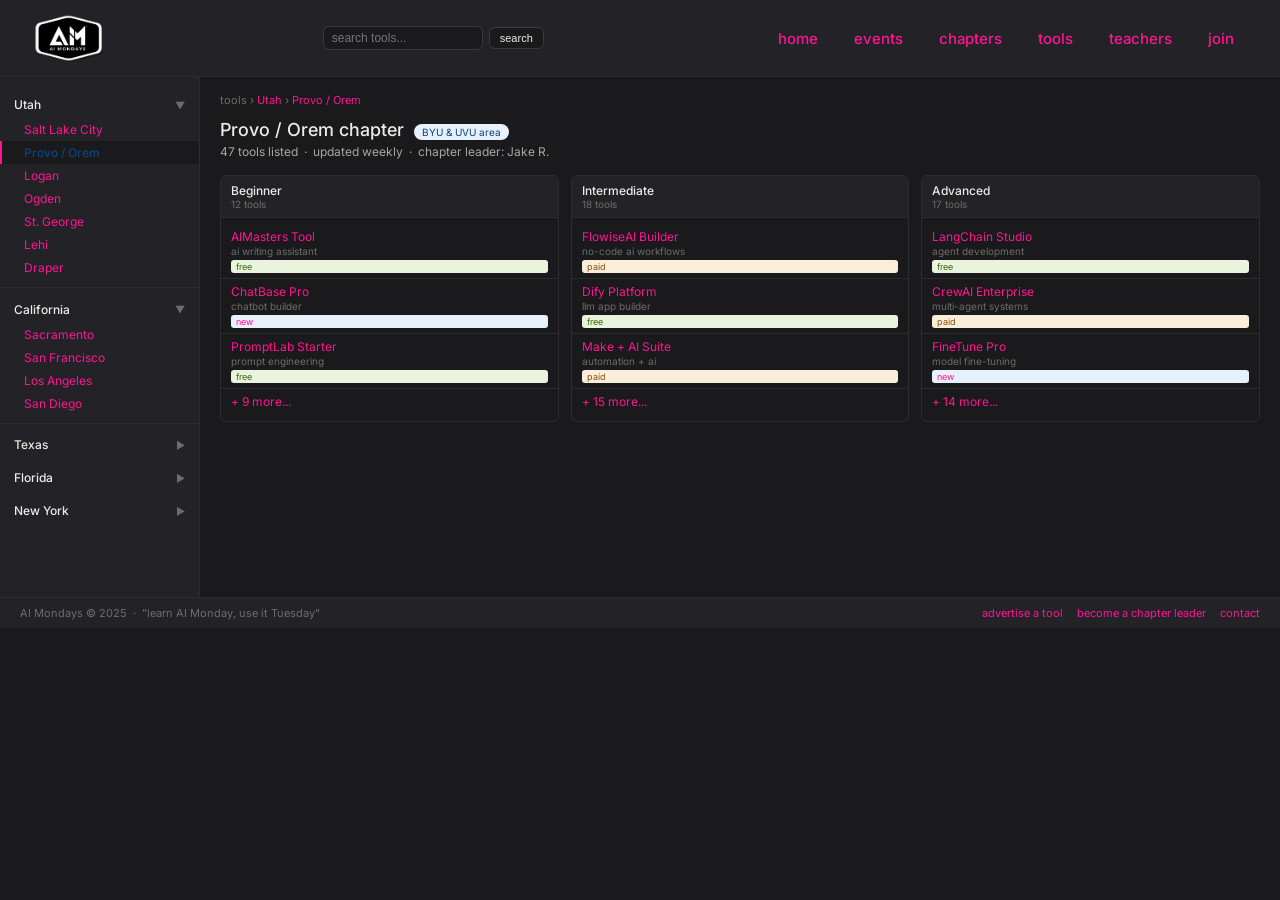
<file: ai_mondays_tools_directory.html>
<!doctype html>
<html lang="en">
<head>
<meta charset="utf-8">
<meta name="viewport" content="width=device-width,initial-scale=1">
<title>AI Mondays — Tools Directory</title>
<link rel="stylesheet" href="tokens.css">
</head>
<body>
<h2 class="sr-only">AI Mondays tools directory mockup — Craigslist-style layout showing states, chapters, categories, and tool listings</h2>

<style>
* { box-sizing: border-box; margin: 0; padding: 0; }
body { font-family: var(--font-sans); }
.page { background: var(--color-background-primary); overflow: hidden; }
.topbar { background: var(--color-background-secondary); border-bottom: 0.5px solid var(--color-border-tertiary); padding: 14px 32px; display: flex; align-items: center; justify-content: space-between; }
.topbar-logo { text-decoration: none; display: inline-flex; align-items: center; }
.topbar-logo-img { height: 48px; width: auto; display: block; }
.topbar-nav { display: flex; gap: 8px; }
.topbar-nav a { font-size: 15px; font-weight: 500; color: #FF1493; text-decoration: none; padding: 8px 14px; }
.topbar-nav a:hover { color: #FF6EB4; }
.topbar-search { display: flex; gap: 6px; align-items: center; }
.topbar-search input { font-size: 12px; padding: 4px 8px; border: 0.5px solid var(--color-border-secondary); border-radius: var(--border-radius-md); background: var(--color-background-primary); color: var(--color-text-primary); width: 160px; }
.topbar-search button { font-size: 11px; padding: 4px 10px; border: 0.5px solid var(--color-border-secondary); border-radius: var(--border-radius-md); background: var(--color-background-primary); color: var(--color-text-primary); cursor: pointer; }
.layout { display: grid; grid-template-columns: 200px 1fr; min-height: 520px; }
.sidebar { border-right: 0.5px solid var(--color-border-tertiary); padding: 14px 0; background: var(--color-background-secondary); }
.sidebar-section { margin-bottom: 6px; }
.sidebar-state { font-size: 12px; font-weight: 500; color: var(--color-text-primary); padding: 6px 14px; display: flex; align-items: center; justify-content: space-between; cursor: pointer; }
.sidebar-state .arrow { font-size: 10px; color: var(--color-text-tertiary); }
.sidebar-chapter { font-size: 12px; color: #FF1493; padding: 4px 14px 4px 24px; cursor: pointer; display: block; text-decoration: none; }
.sidebar-chapter:hover { background: var(--color-background-primary); }
.sidebar-chapter.active { background: var(--color-background-primary); color: #0C447C; font-weight: 500; border-left: 2px solid #FF1493; padding-left: 22px; }
.sidebar-divider { height: 0.5px; background: var(--color-border-tertiary); margin: 8px 0; }
.main { padding: 16px 20px; }
.breadcrumb { font-size: 11px; color: var(--color-text-tertiary); margin-bottom: 12px; }
.breadcrumb span { color: #FF1493; }
.chapter-header { display: flex; align-items: baseline; gap: 10px; margin-bottom: 4px; }
.chapter-title { font-size: 18px; font-weight: 500; color: var(--color-text-primary); }
.chapter-badge { font-size: 10px; padding: 2px 8px; background: #E6F1FB; color: #0C447C; border-radius: 10px; }
.chapter-meta { font-size: 12px; color: var(--color-text-secondary); margin-bottom: 16px; }
.categories-grid { display: grid; grid-template-columns: 1fr 1fr 1fr; gap: 12px; }
.category { border: 0.5px solid var(--color-border-tertiary); border-radius: var(--border-radius-md); overflow: hidden; }
.cat-header { padding: 7px 10px; background: var(--color-background-secondary); border-bottom: 0.5px solid var(--color-border-tertiary); }
.cat-title { font-size: 12px; font-weight: 500; color: var(--color-text-primary); }
.cat-count { font-size: 10px; color: var(--color-text-tertiary); }
.tool-list { padding: 6px 0; }
.tool-item { padding: 5px 10px; display: flex; flex-direction: column; gap: 1px; border-bottom: 0.5px solid var(--color-border-tertiary); }
.tool-item:last-child { border-bottom: none; }
.tool-name { font-size: 12px; color: #FF1493; text-decoration: none; cursor: pointer; }
.tool-name:hover { text-decoration: underline; }
.tool-meta { font-size: 10px; color: var(--color-text-tertiary); }
.tool-tag { display: inline-block; font-size: 9px; padding: 1px 5px; border-radius: 3px; margin-top: 2px; }
.tag-free { background: #EAF3DE; color: #3B6D11; }
.tag-paid { background: #FAEEDA; color: #854F0B; }
.tag-new { background: #E6F1FB; color: #FF1493; }
.footer-bar { border-top: 0.5px solid var(--color-border-tertiary); padding: 8px 20px; display: flex; justify-content: space-between; align-items: center; background: var(--color-background-secondary); }
.footer-bar span { font-size: 11px; color: var(--color-text-tertiary); }
.footer-bar a { font-size: 11px; color: #FF1493; text-decoration: none; }
</style>

<div class="page">
  <div class="topbar">
    <a class="topbar-logo" href="ai_mondays_homepage_v2.html"><img class="topbar-logo-img" src="ai-mondays-7538112.webp" alt="AI Mondays"></a>
    <div class="topbar-search">
      <input type="text" placeholder="search tools..." />
      <button>search</button>
    </div>
    <div class="topbar-nav">
      <a href="ai_mondays_homepage_v2.html">home</a>
      <a href="#">events</a>
      <a href="ai_mondays_directory_v2.html">chapters</a>
      <a href="ai_mondays_tools_directory.html">tools</a>
      <a href="ai_mondays_teachers_directory.html">teachers</a>
      <a href="#">join</a>
    </div>
  </div>

  <div class="layout">
    <div class="sidebar">
      <div class="sidebar-section">
        <div class="sidebar-state">Utah <span class="arrow">▼</span></div>
        <a class="sidebar-chapter" href="#">Salt Lake City</a>
        <a class="sidebar-chapter active" href="#">Provo / Orem</a>
        <a class="sidebar-chapter" href="#">Logan</a>
        <a class="sidebar-chapter" href="#">Ogden</a>
        <a class="sidebar-chapter" href="#">St. George</a>
        <a class="sidebar-chapter" href="#">Lehi</a>
        <a class="sidebar-chapter" href="#">Draper</a>
      </div>
      <div class="sidebar-divider"></div>
      <div class="sidebar-section">
        <div class="sidebar-state">California <span class="arrow">▼</span></div>
        <a class="sidebar-chapter" href="#">Sacramento</a>
        <a class="sidebar-chapter" href="#">San Francisco</a>
        <a class="sidebar-chapter" href="#">Los Angeles</a>
        <a class="sidebar-chapter" href="#">San Diego</a>
      </div>
      <div class="sidebar-divider"></div>
      <div class="sidebar-section">
        <div class="sidebar-state">Texas <span class="arrow">▶</span></div>
      </div>
      <div class="sidebar-section">
        <div class="sidebar-state">Florida <span class="arrow">▶</span></div>
      </div>
      <div class="sidebar-section">
        <div class="sidebar-state">New York <span class="arrow">▶</span></div>
      </div>
    </div>

    <div class="main">
      <div class="breadcrumb">tools &rsaquo; <span>Utah</span> &rsaquo; <span>Provo / Orem</span></div>
      <div class="chapter-header">
        <div class="chapter-title">Provo / Orem chapter</div>
        <div class="chapter-badge">BYU &amp; UVU area</div>
      </div>
      <div class="chapter-meta">47 tools listed &nbsp;&middot;&nbsp; updated weekly &nbsp;&middot;&nbsp; chapter leader: Jake R.</div>

      <div class="categories-grid">
        <div class="category">
          <div class="cat-header">
            <div class="cat-title">Beginner</div>
            <div class="cat-count">12 tools</div>
          </div>
          <div class="tool-list">
            <div class="tool-item">
              <a class="tool-name" href="#">AIMasters Tool</a>
              <div class="tool-meta">ai writing assistant</div>
              <span class="tool-tag tag-free">free</span>
            </div>
            <div class="tool-item">
              <a class="tool-name" href="#">ChatBase Pro</a>
              <div class="tool-meta">chatbot builder</div>
              <span class="tool-tag tag-new">new</span>
            </div>
            <div class="tool-item">
              <a class="tool-name" href="#">PromptLab Starter</a>
              <div class="tool-meta">prompt engineering</div>
              <span class="tool-tag tag-free">free</span>
            </div>
            <div class="tool-item">
              <a class="tool-name" href="#">+ 9 more...</a>
              <div class="tool-meta"></div>
            </div>
          </div>
        </div>

        <div class="category">
          <div class="cat-header">
            <div class="cat-title">Intermediate</div>
            <div class="cat-count">18 tools</div>
          </div>
          <div class="tool-list">
            <div class="tool-item">
              <a class="tool-name" href="#">FlowiseAI Builder</a>
              <div class="tool-meta">no-code ai workflows</div>
              <span class="tool-tag tag-paid">paid</span>
            </div>
            <div class="tool-item">
              <a class="tool-name" href="#">Dify Platform</a>
              <div class="tool-meta">llm app builder</div>
              <span class="tool-tag tag-free">free</span>
            </div>
            <div class="tool-item">
              <a class="tool-name" href="#">Make + AI Suite</a>
              <div class="tool-meta">automation + ai</div>
              <span class="tool-tag tag-paid">paid</span>
            </div>
            <div class="tool-item">
              <a class="tool-name" href="#">+ 15 more...</a>
              <div class="tool-meta"></div>
            </div>
          </div>
        </div>

        <div class="category">
          <div class="cat-header">
            <div class="cat-title">Advanced</div>
            <div class="cat-count">17 tools</div>
          </div>
          <div class="tool-list">
            <div class="tool-item">
              <a class="tool-name" href="#">LangChain Studio</a>
              <div class="tool-meta">agent development</div>
              <span class="tool-tag tag-free">free</span>
            </div>
            <div class="tool-item">
              <a class="tool-name" href="#">CrewAI Enterprise</a>
              <div class="tool-meta">multi-agent systems</div>
              <span class="tool-tag tag-paid">paid</span>
            </div>
            <div class="tool-item">
              <a class="tool-name" href="#">FineTune Pro</a>
              <div class="tool-meta">model fine-tuning</div>
              <span class="tool-tag tag-new">new</span>
            </div>
            <div class="tool-item">
              <a class="tool-name" href="#">+ 14 more...</a>
              <div class="tool-meta"></div>
            </div>
          </div>
        </div>
      </div>
    </div>
  </div>

  <div class="footer-bar">
    <span>AI Mondays &copy; 2025 &nbsp;&middot;&nbsp; "learn AI Monday, use it Tuesday"</span>
    <div style="display:flex;gap:14px;">
      <a href="#">advertise a tool</a>
      <a href="#">become a chapter leader</a>
      <a href="#">contact</a>
    </div>
  </div>
</div>
</body>
</html>
</file>
<file: tokens.css>
@import url('https://fonts.googleapis.com/css2?family=Inter:wght@400;500;600;700;800&display=swap');

:root {
  --color-background-primary: #1a1a1d;
  --color-background-secondary: #232327;
  --color-background-tertiary: #0f0f12;
  --color-text-primary: #ecebe5;
  --color-text-secondary: #a8a6a0;
  --color-text-tertiary: #6e6c66;
  --color-border-primary: #4a4a4e;
  --color-border-secondary: #3a3a3e;
  --color-border-tertiary: #2c2c30;
  --font-sans: 'Inter', -apple-system, BlinkMacSystemFont, "Segoe UI", Roboto, Helvetica, Arial, sans-serif;
  --border-radius-sm: 4px;
  --border-radius-md: 6px;
  --border-radius-lg: 10px;
}

html, body {
  background: var(--color-background-primary);
  font-family: var(--font-sans);
  color: var(--color-text-primary);
  -webkit-font-smoothing: antialiased;
}

body {
  padding: 0;
  min-height: 100vh;
}

.page {
  max-width: none;
  margin: 0;
}

.sr-only {
  position: absolute;
  width: 1px;
  height: 1px;
  padding: 0;
  margin: -1px;
  overflow: hidden;
  clip: rect(0, 0, 0, 0);
  white-space: nowrap;
  border: 0;
}
</file>
